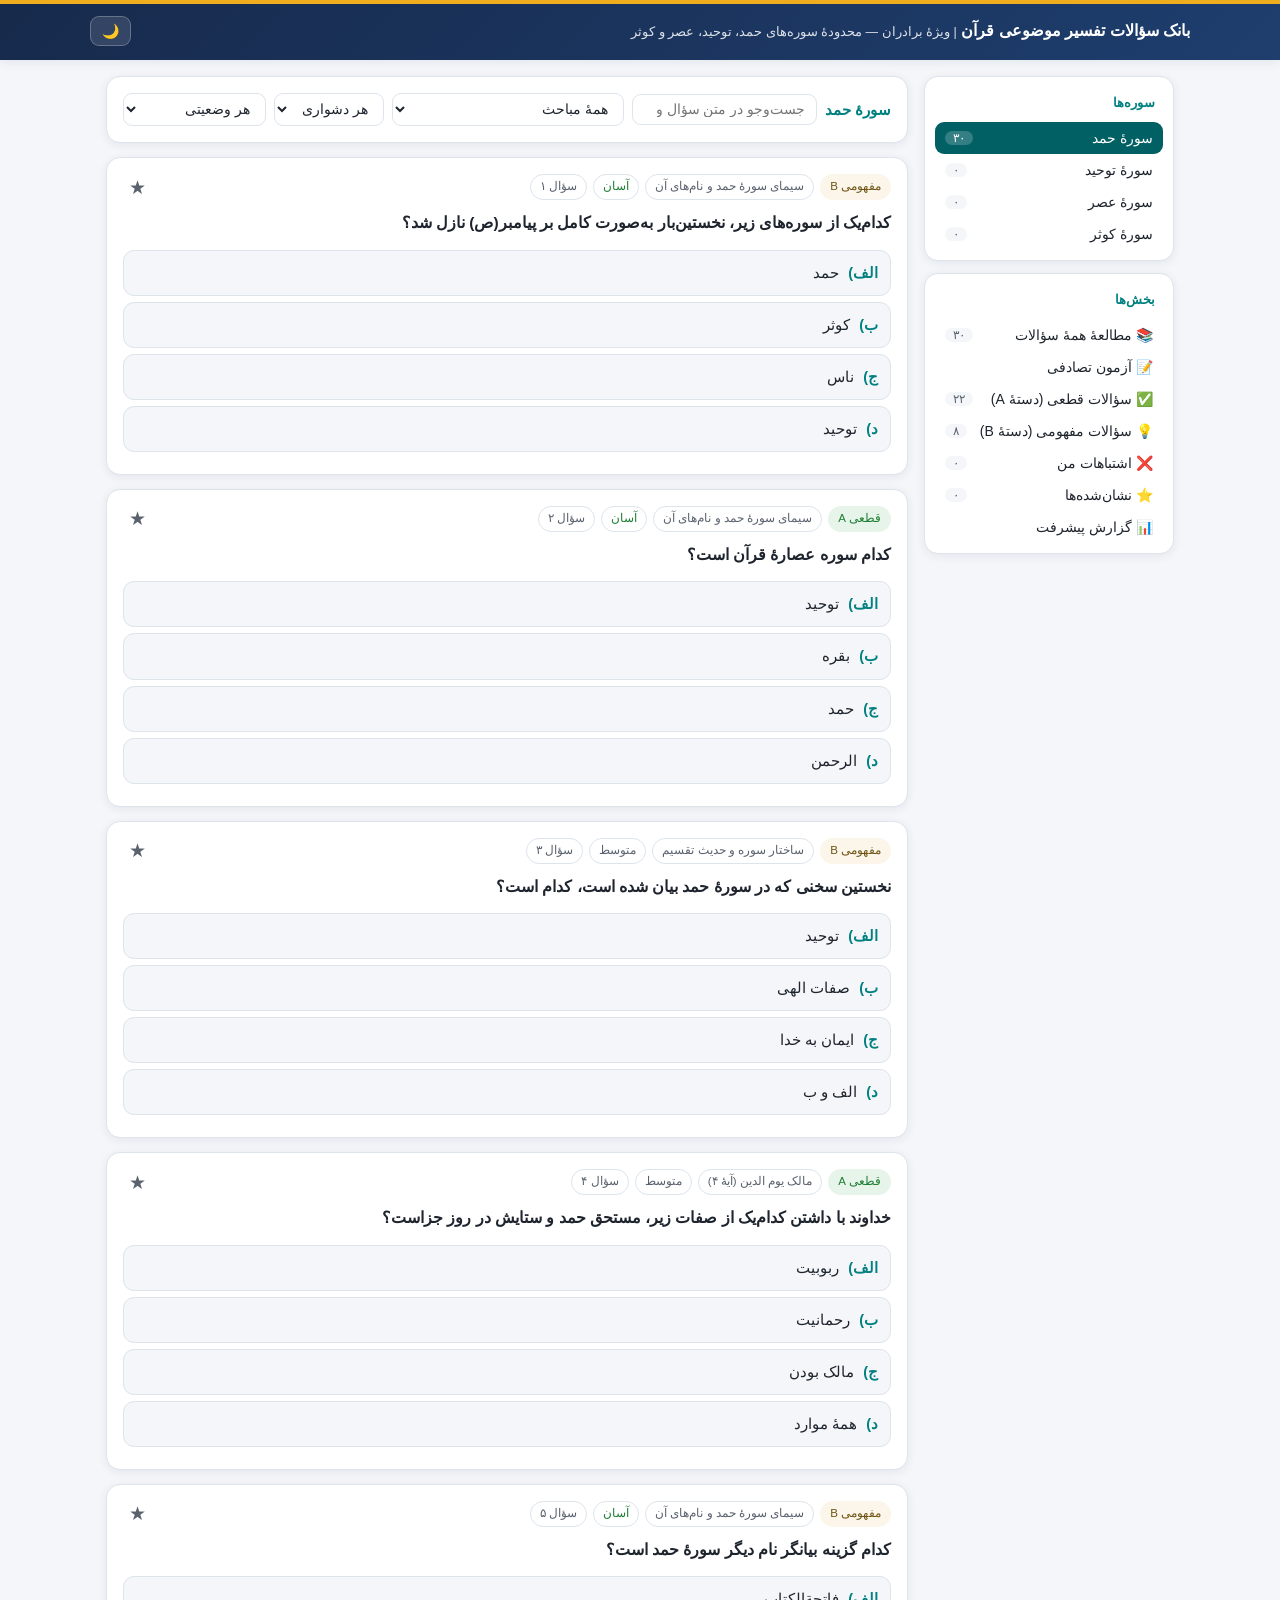
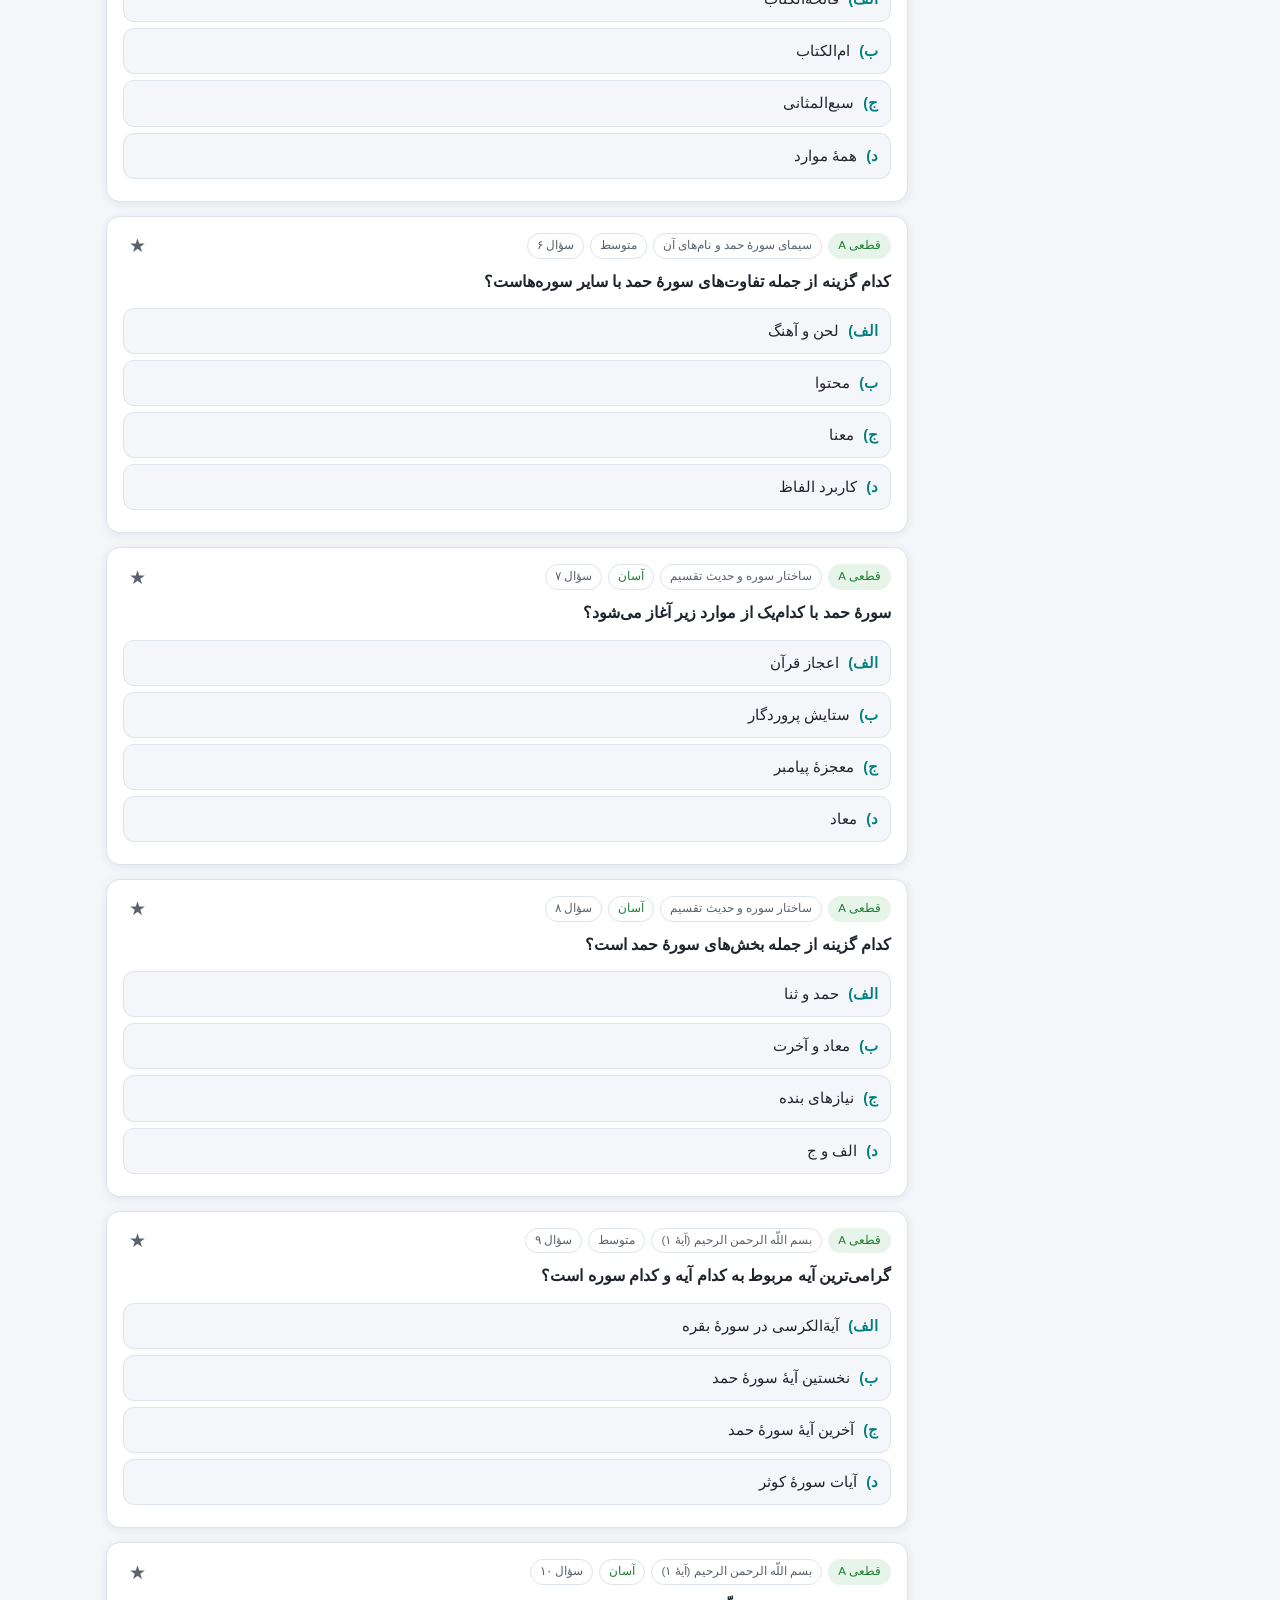
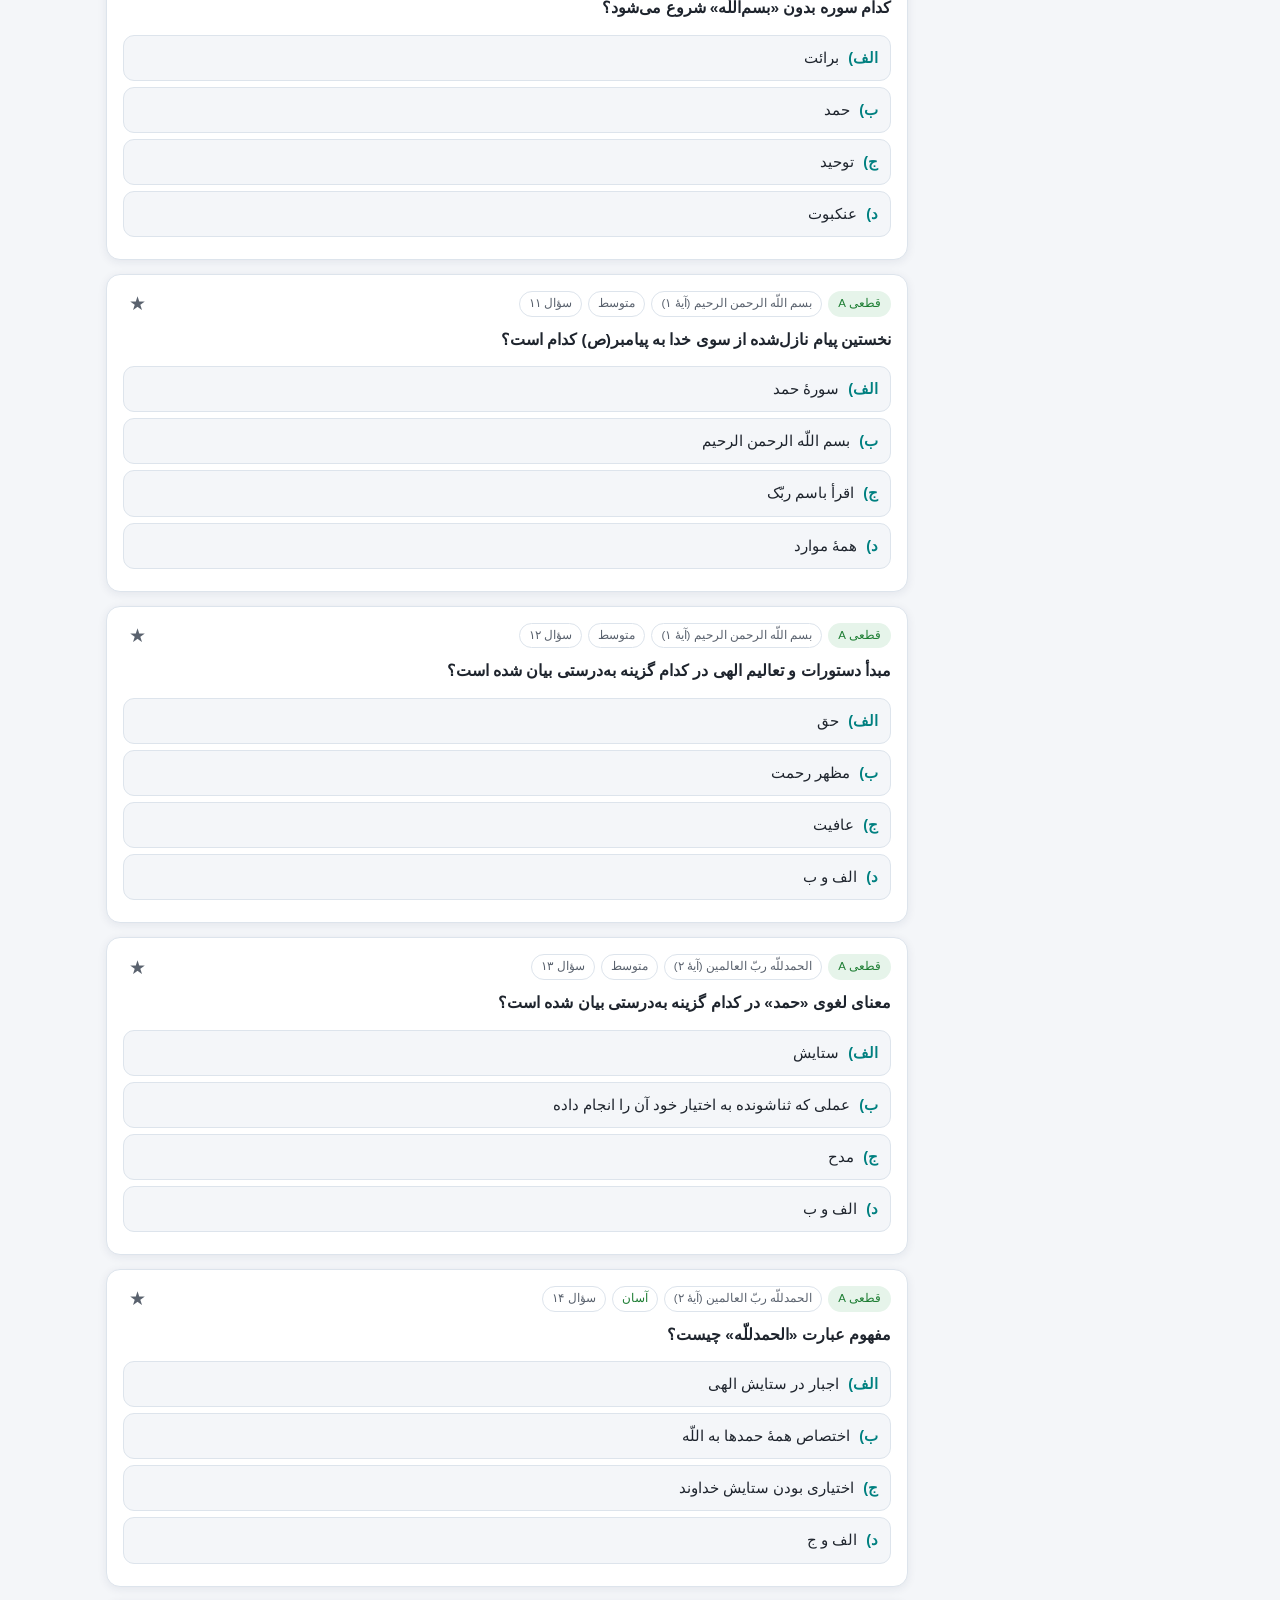
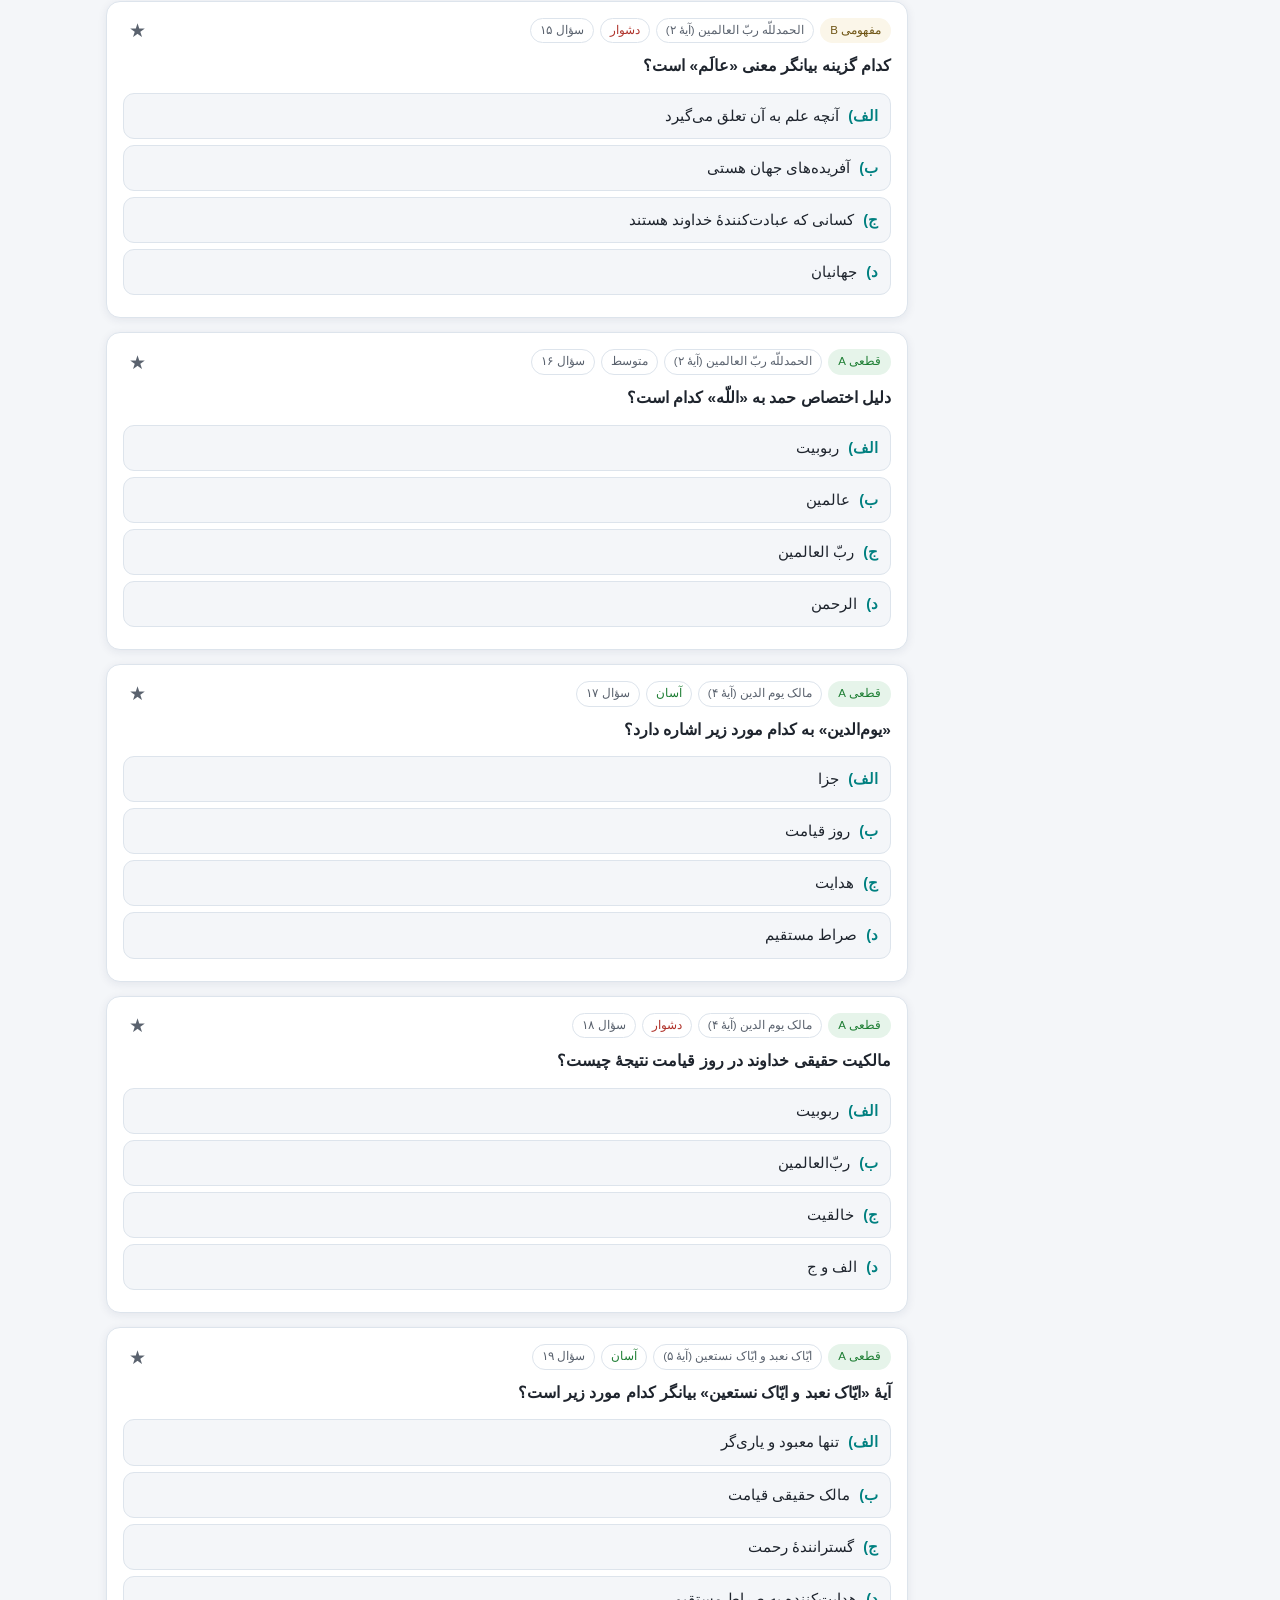
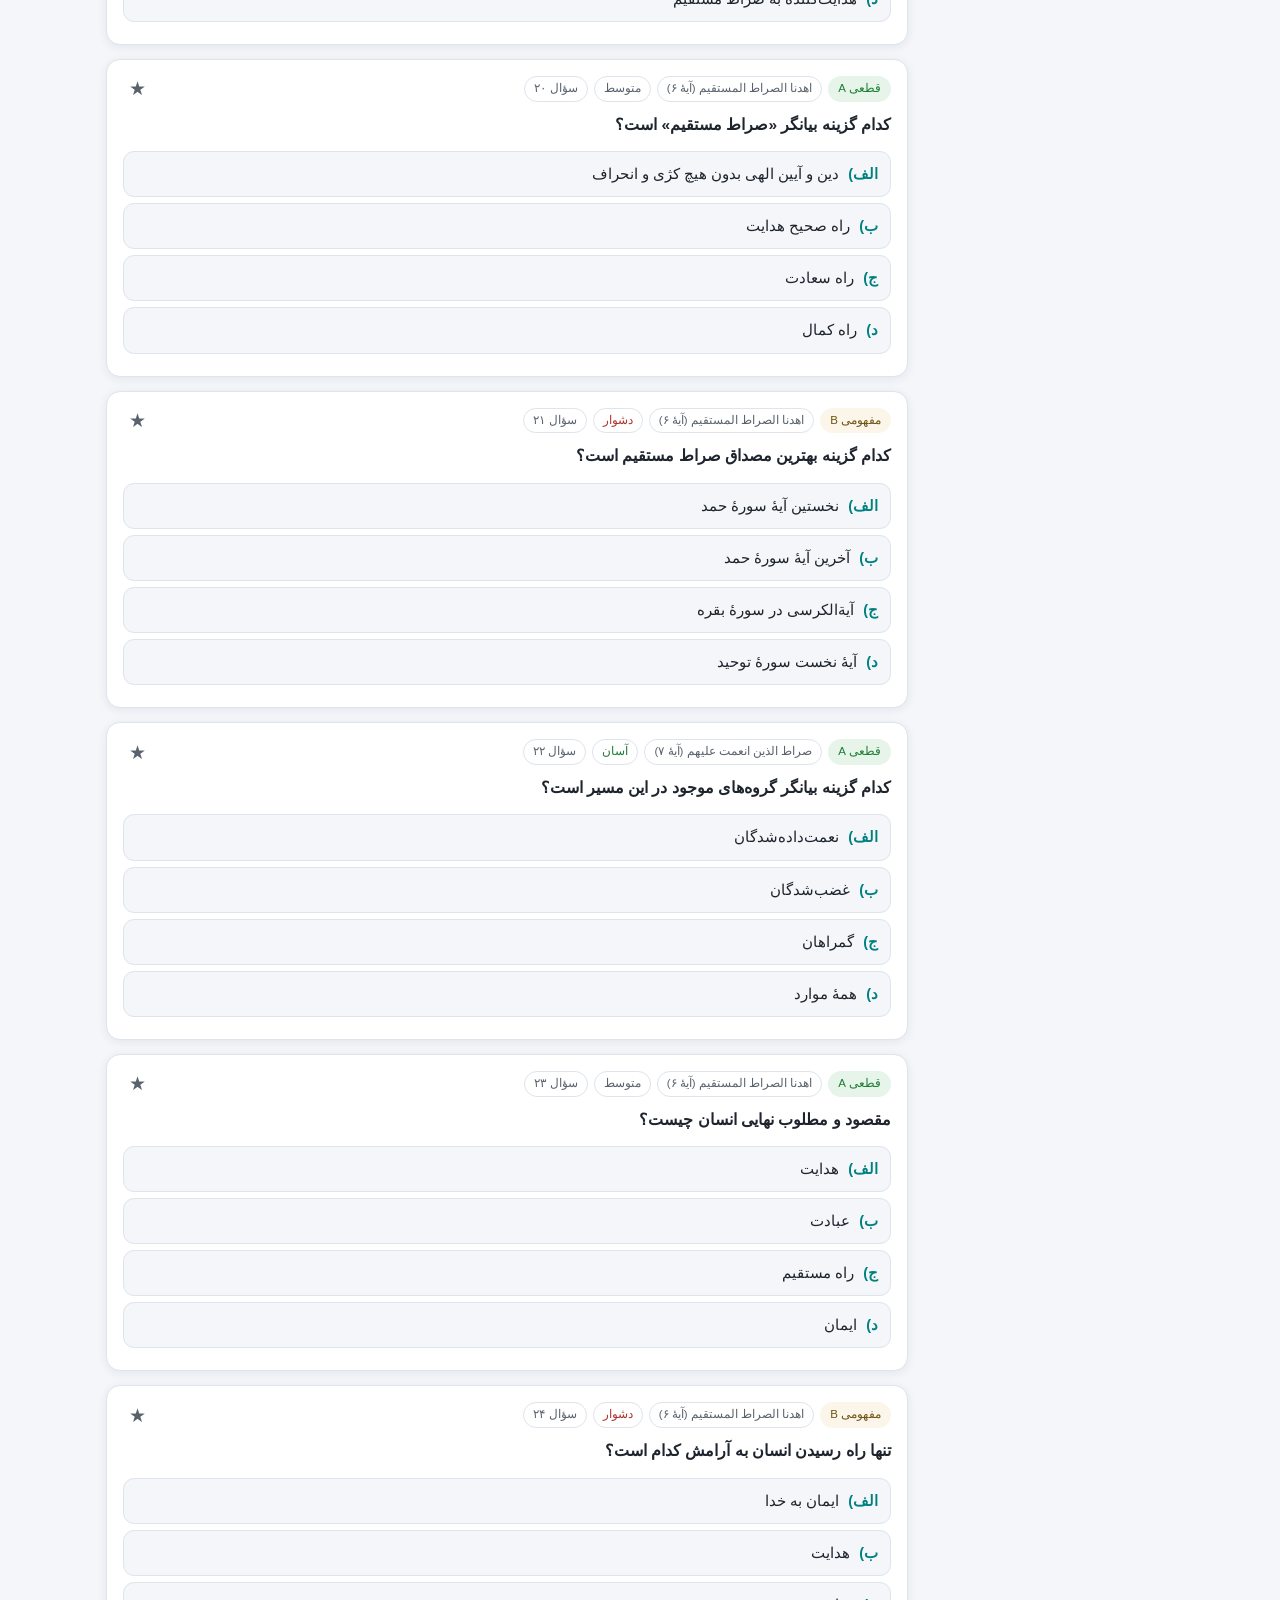
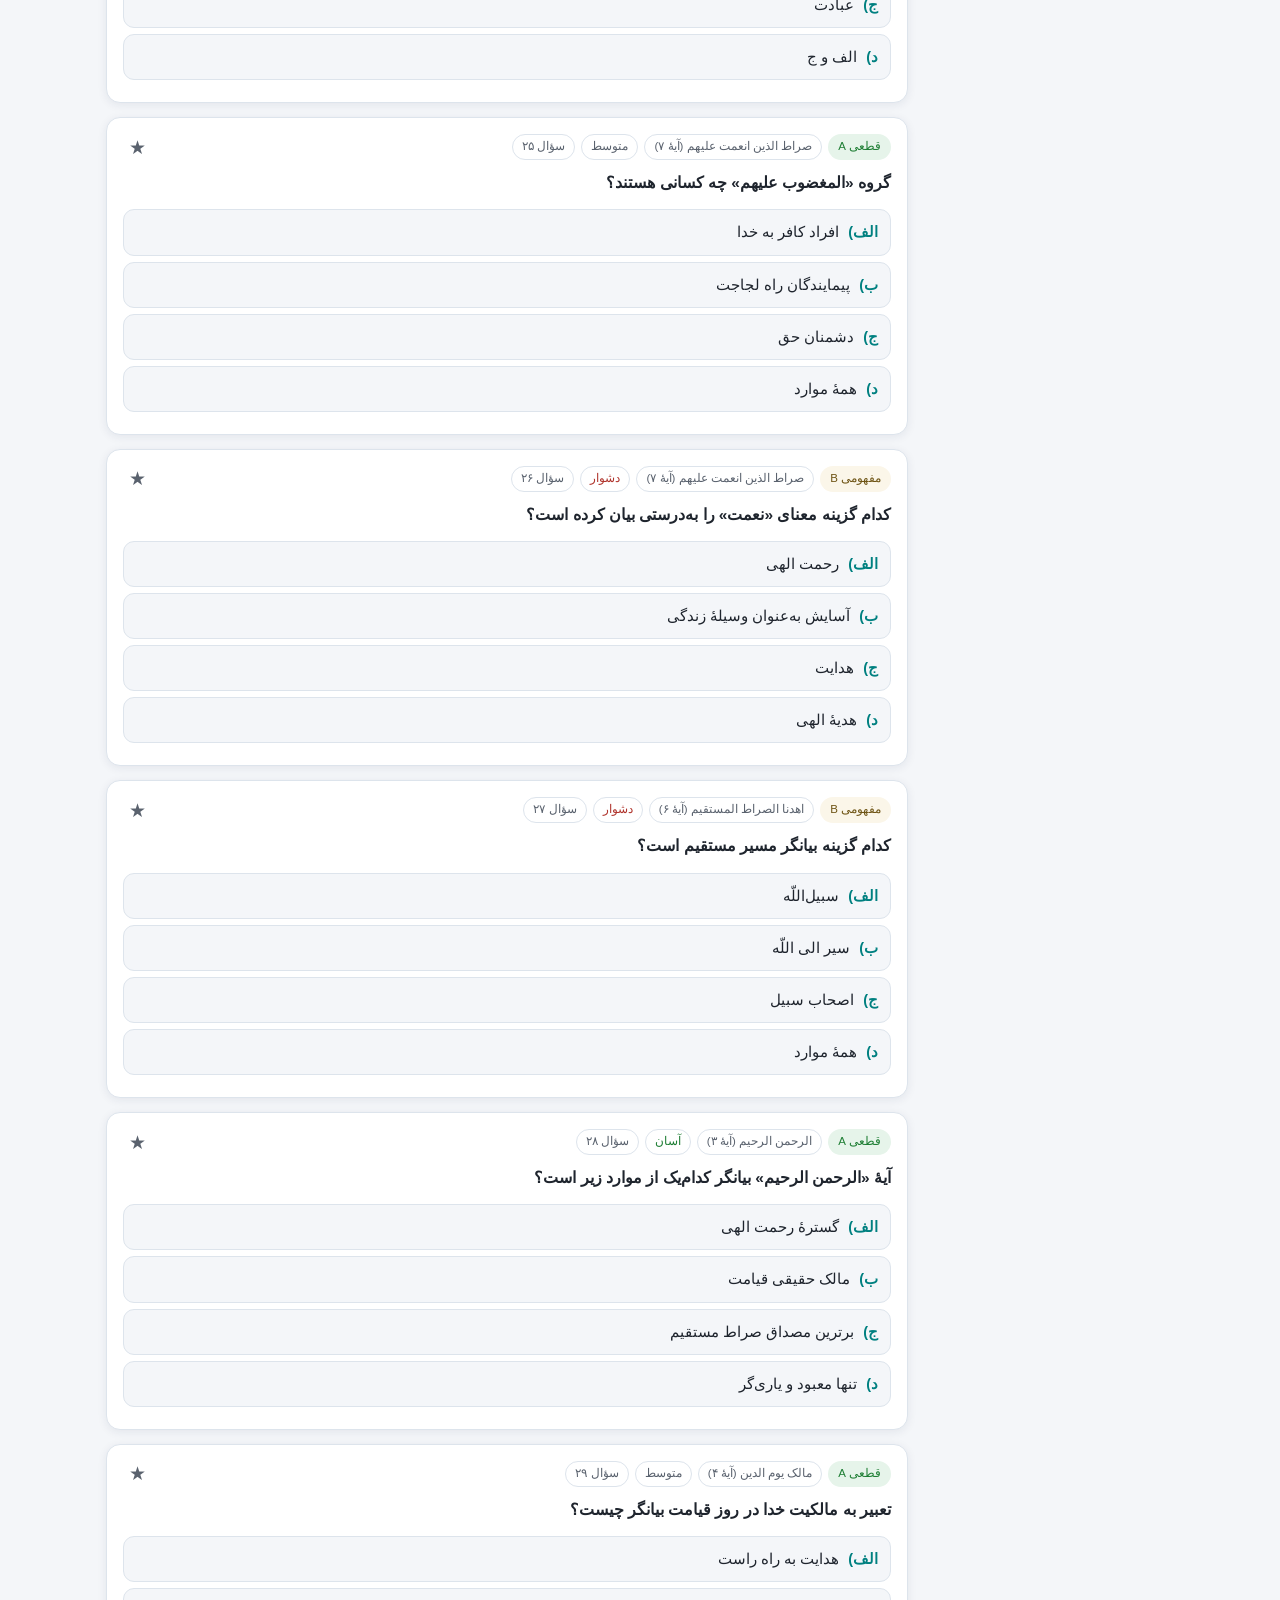
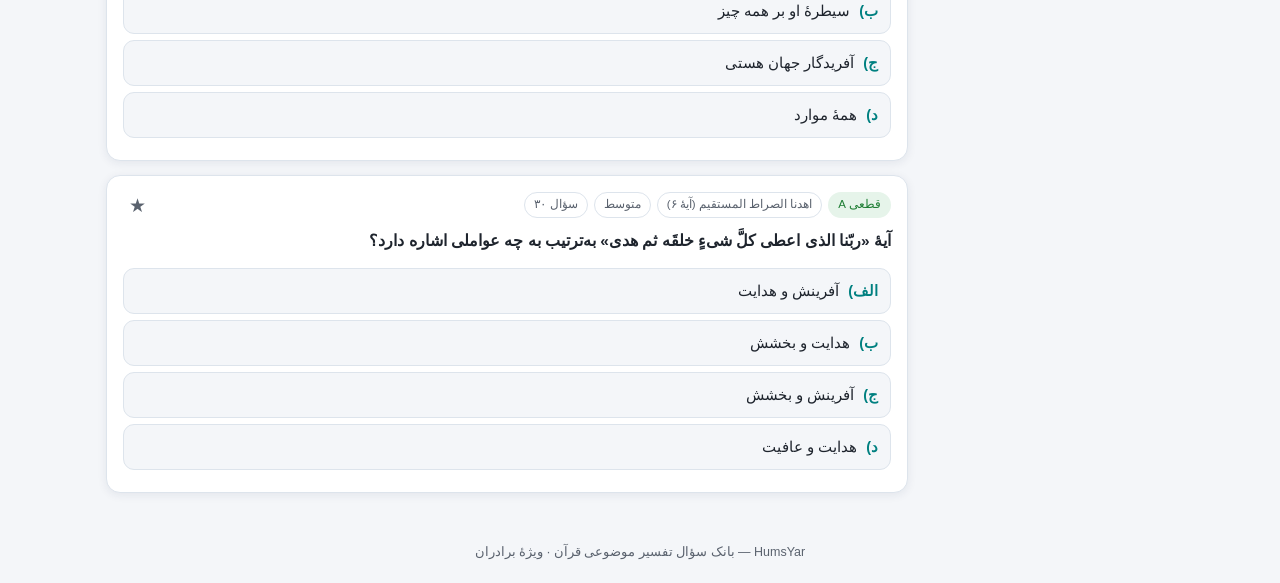
<file: Tafsir-Exam-Project/index.html>
<!DOCTYPE html>
<html lang="fa" dir="rtl">
<head>
<meta charset="UTF-8">
<meta name="viewport" content="width=device-width, initial-scale=1">
<title>بانک سؤالات تفسیر موضوعی قرآن — ویژهٔ برادران | HumsYar</title>
<style>
:root{
  --navy:#172a4c; --navy2:#1e3e6e; --teal:#006064; --teal2:#008080;
  --gold:#f0ad1e; --cream:#fbf6e9; --goldtext:#6e5414;
  --bg:#f4f6f9; --card:#ffffff; --ink:#1e242d; --muted:#5a626e;
  --line:#dde4ec; --ok:#1e7e34; --okbg:#e6f4ea; --bad:#b0342c; --badbg:#fceeec;
  --shadow:0 2px 10px rgba(23,42,76,.08);
}
html[data-theme="dark"]{
  --bg:#0f1624; --card:#19233a; --ink:#e8edf5; --muted:#9aa7bd;
  --line:#2a3a58; --okbg:#143422; --badbg:#3a1b18; --cream:#2a2a1e;
  --goldtext:#e8c565; --shadow:0 2px 10px rgba(0,0,0,.35);
}
*{box-sizing:border-box; -webkit-tap-highlight-color:transparent}
body{margin:0;font-family:"Vazirmatn","Vazir","IRANSans",Tahoma,Arial,sans-serif;
  background:var(--bg);color:var(--ink);font-size:15px;line-height:1.9}
header{background:linear-gradient(135deg,var(--navy),var(--navy2));color:#fff;
  padding:14px 18px;position:sticky;top:0;z-index:50;box-shadow:var(--shadow)}
header .bar{display:flex;align-items:center;gap:10px;max-width:1100px;margin:0 auto}
header h1{font-size:16px;margin:0;flex:1;font-weight:800}
header .gold{height:4px;background:var(--gold);margin:-14px -18px 12px}
.hbtn{background:rgba(255,255,255,.12);border:1px solid rgba(255,255,255,.25);color:#fff;
  border-radius:9px;padding:6px 11px;cursor:pointer;font-family:inherit;font-size:14px}
.hbtn:hover{background:rgba(255,255,255,.22)}
.layout{display:flex;max-width:1100px;margin:0 auto;gap:16px;padding:16px}
nav#side{width:250px;flex-shrink:0}
nav#side .box{background:var(--card);border:1px solid var(--line);border-radius:14px;
  padding:10px;margin-bottom:12px;box-shadow:var(--shadow)}
nav#side h3{font-size:13px;color:var(--teal2);margin:4px 8px 6px}
.navitem{display:flex;align-items:center;gap:8px;width:100%;text-align:right;border:none;
  background:none;color:var(--ink);font-family:inherit;font-size:14px;padding:8px 10px;
  border-radius:9px;cursor:pointer}
.navitem:hover{background:var(--bg)}
.navitem.active{background:var(--teal);color:#fff}
.navitem .cnt{margin-right:auto;background:var(--bg);color:var(--muted);border-radius:99px;
  padding:0 8px;font-size:12px}
.navitem.active .cnt{background:rgba(255,255,255,.2);color:#fff}
main{flex:1;min-width:0}
.card{background:var(--card);border:1px solid var(--line);border-radius:14px;
  padding:16px;margin-bottom:14px;box-shadow:var(--shadow)}
.notice{border-right:4px solid var(--gold);background:var(--cream);color:var(--goldtext);
  border-radius:10px;padding:10px 14px;margin:10px 0;font-size:14px}
.q-head{display:flex;flex-wrap:wrap;gap:6px;align-items:center;margin-bottom:8px}
.badge{font-size:11.5px;border-radius:99px;padding:1px 9px;border:1px solid var(--line);color:var(--muted)}
.badge.catA{background:var(--okbg);color:var(--ok);border-color:transparent}
.badge.catB{background:var(--cream);color:var(--goldtext);border-color:transparent}
.badge.d1{color:var(--ok)} .badge.d3{color:var(--bad)}
.star{margin-right:auto;background:none;border:none;font-size:19px;cursor:pointer;color:var(--muted)}
.star.on{color:var(--gold)}
.qtext{font-weight:700;margin:4px 0 12px;font-size:15.5px}
.opt{display:flex;gap:9px;align-items:flex-start;width:100%;text-align:right;font-family:inherit;
  font-size:14.5px;background:var(--bg);color:var(--ink);border:1.5px solid var(--line);
  border-radius:11px;padding:9px 12px;margin:6px 0;cursor:pointer;transition:.15s;line-height:1.8}
.opt:hover:not(:disabled){border-color:var(--teal2)}
.opt:disabled{cursor:default;opacity:.92}
.opt .k{font-weight:800;color:var(--teal2);flex-shrink:0}
.opt.correct{background:var(--okbg);border-color:var(--ok);color:var(--ok);font-weight:700}
.opt.wrong{background:var(--badbg);border-color:var(--bad);color:var(--bad)}
.opt .mark{margin-right:auto;font-weight:900}
.expl{display:none;margin-top:10px;border-radius:11px;overflow:hidden;border:1px solid var(--line)}
.expl.show{display:block;animation:fad .25s}
@keyframes fad{from{opacity:0;transform:translateY(-4px)}to{opacity:1}}
.expl .head{padding:7px 13px;font-weight:800;font-size:13.5px;color:#fff}
.expl.ok .head{background:var(--ok)} .expl.bad .head{background:var(--bad)}
.expl .body{padding:11px 13px;font-size:13.8px;background:var(--card)}
.expl .row{margin:5px 0}
.expl .lbl{font-weight:800;color:var(--teal2)}
.expl .src{color:var(--muted);font-size:12.5px;border-top:1px dashed var(--line);padding-top:7px;margin-top:8px}
.retry{margin-top:9px;background:none;border:1px solid var(--line);color:var(--muted);
  font-family:inherit;border-radius:9px;padding:4px 12px;cursor:pointer;font-size:12.5px}
.retry:hover{color:var(--teal2);border-color:var(--teal2)}
.toolbar{display:flex;flex-wrap:wrap;gap:8px;align-items:center}
.toolbar input[type=search], .toolbar select{font-family:inherit;font-size:13.5px;
  padding:7px 11px;border-radius:9px;border:1.5px solid var(--line);background:var(--card);color:var(--ink)}
.toolbar input[type=search]{flex:1;min-width:150px}
.btn{background:var(--teal);color:#fff;border:none;font-family:inherit;font-size:14px;
  border-radius:10px;padding:9px 18px;cursor:pointer;font-weight:700}
.btn:hover{background:var(--teal2)}
.btn.gold{background:var(--gold);color:#3c2d05}
.btn.ghost{background:none;border:1.5px solid var(--line);color:var(--muted)}
.statgrid{display:grid;grid-template-columns:repeat(auto-fit,minmax(130px,1fr));gap:10px;margin:12px 0}
.stat{background:var(--bg);border-radius:12px;padding:12px;text-align:center}
.stat b{display:block;font-size:22px;color:var(--teal2)}
.pbar{height:9px;background:var(--bg);border-radius:99px;overflow:hidden;margin:6px 0}
.pbar>div{height:100%;background:linear-gradient(90deg,var(--teal2),var(--gold))}
table.rep{width:100%;border-collapse:collapse;font-size:13px}
table.rep th,table.rep td{border:1px solid var(--line);padding:6px 9px;text-align:right}
table.rep th{background:var(--bg);color:var(--teal2)}
footer{color:var(--muted);text-align:center;font-size:12.5px;padding:18px}
#menuBtn{display:none}
.examset{display:flex;flex-wrap:wrap;gap:12px;align-items:center;margin:8px 0}
.examset label{font-size:13.5px;color:var(--muted)}
.score{font-size:17px;font-weight:800;text-align:center;margin:8px 0}
@media(max-width:820px){
  #menuBtn{display:inline-block}
  nav#side{position:fixed;inset:0 0 0 auto;width:270px;background:var(--bg);z-index:100;
    padding:14px;overflow:auto;transform:translateX(100%);transition:.25s}
  nav#side.open{transform:none;box-shadow:-4px 0 30px rgba(0,0,0,.3)}
  .layout{padding:10px}
}
</style>
</head>
<body>
<header>
  <div class="gold"></div>
  <div class="bar">
    <button id="menuBtn" class="hbtn">☰</button>
    <h1>بانک سؤالات تفسیر موضوعی قرآن <span style="font-weight:400;font-size:12.5px;opacity:.85">| ویژهٔ برادران — محدودهٔ سوره‌های حمد، توحید، عصر و کوثر</span></h1>
    <button id="themeBtn" class="hbtn" title="حالت شب/روز">🌙</button>
  </div>
</header>

<div class="layout">
<nav id="side">
  <div class="box">
    <h3>سوره‌ها</h3>
    <div id="suraNav"></div>
  </div>
  <div class="box">
    <h3>بخش‌ها</h3>
    <div id="secNav"></div>
  </div>
</nav>

<main id="main"></main>
</div>
<footer>HumsYar — بانک سؤال تفسیر موضوعی قرآن · ویژهٔ برادران</footer>

<script id="qdata" type="application/json">{"meta": {"title": "بانک سؤالات تفسیر موضوعی قرآن — ویژهٔ برادران", "version": "1.0", "generated": "2026-10-12", "booklet": "جزوهٔ تفسیر موضوعی قرآن (ویژهٔ برادران)", "scope": ["حمد", "توحید", "عصر", "کوثر"], "suras": [{"name": "حمد", "count": 30, "note": ""}, {"name": "توحید", "count": 0, "note": "برای این سوره فعلاً سؤالی در بانک موجود نیست؛ برای مرور به جزوهٔ تفسیر موضوعی (ویژهٔ برادران) مراجعه کنید."}, {"name": "عصر", "count": 0, "note": "برای این سوره فعلاً سؤالی در بانک موجود نیست؛ برای مرور به جزوهٔ تفسیر موضوعی (ویژهٔ برادران) مراجعه کنید."}, {"name": "کوثر", "count": 0, "note": "برای این سوره فعلاً سؤالی در بانک موجود نیست؛ برای مرور به جزوهٔ تفسیر موضوعی (ویژهٔ برادران) مراجعه کنید."}]}, "questions": [{"id": "HMD-01", "sura": "حمد", "category": "B", "topic": "سیمای سورهٔ حمد و نام‌های آن", "difficulty": "آسان", "question": "کدام‌یک از سوره‌های زیر، نخستین‌بار به‌صورت کامل بر پیامبر(ص) نازل شد؟", "options": [{"key": "الف", "text": "حمد"}, {"key": "ب", "text": "کوثر"}, {"key": "ج", "text": "ناس"}, {"key": "د", "text": "توحید"}], "answer": "الف", "explanation": {"text": "سورهٔ حمد نخستین سوره‌ای است که یک‌جا و کامل بر پیامبر(ص) نازل شد."}}, {"id": "HMD-02", "sura": "حمد", "category": "A", "topic": "سیمای سورهٔ حمد و نام‌های آن", "difficulty": "آسان", "question": "کدام سوره عصارهٔ قرآن است؟", "options": [{"key": "الف", "text": "توحید"}, {"key": "ب", "text": "بقره"}, {"key": "ج", "text": "حمد"}, {"key": "د", "text": "الرحمن"}], "answer": "ج", "explanation": {"text": "سورهٔ حمد اساس و عصارهٔ قرآن است؛ به نقل ابن‌عباس، «حمد، اساس قرآن است»."}}, {"id": "HMD-03", "sura": "حمد", "category": "B", "topic": "ساختار سوره و حدیث تقسیم", "difficulty": "متوسط", "question": "نخستین سخنی که در سورهٔ حمد بیان شده است، کدام است؟", "options": [{"key": "الف", "text": "توحید"}, {"key": "ب", "text": "صفات الهی"}, {"key": "ج", "text": "ایمان به خدا"}, {"key": "د", "text": "الف و ب"}], "answer": "د", "explanation": {"text": "سوره با «بسم‌اللّه» و «الحمدللّه ربّ العالمین» آغاز می‌شود که بیانگر توحید و صفات الهی است."}}, {"id": "HMD-04", "sura": "حمد", "category": "A", "topic": "مالک یوم الدین (آیهٔ ۴)", "difficulty": "متوسط", "question": "خداوند با داشتن کدام‌یک از صفات زیر، مستحق حمد و ستایش در روز جزاست؟", "options": [{"key": "الف", "text": "ربوبیت"}, {"key": "ب", "text": "رحمانیت"}, {"key": "ج", "text": "مالک بودن"}, {"key": "د", "text": "همهٔ موارد"}], "answer": "د", "explanation": {"text": "خداوند از جهات مختلف شایستهٔ ستایش است: ربوبیت (ربّ العالمین)، رحمت (الرحمن الرحیم) و مالکیت روز جزا (مالک یوم الدین)."}}, {"id": "HMD-05", "sura": "حمد", "category": "B", "topic": "سیمای سورهٔ حمد و نام‌های آن", "difficulty": "آسان", "question": "کدام گزینه بیانگر نام دیگر سورهٔ حمد است؟", "options": [{"key": "الف", "text": "فاتحةالکتاب"}, {"key": "ب", "text": "ام‌الکتاب"}, {"key": "ج", "text": "سبع‌المثانی"}, {"key": "د", "text": "همهٔ موارد"}], "answer": "د", "explanation": {"text": "سورهٔ حمد سه نام مشهور دارد: فاتحةالکتاب، ام‌الکتاب و سبع‌المثانی."}}, {"id": "HMD-06", "sura": "حمد", "category": "A", "topic": "سیمای سورهٔ حمد و نام‌های آن", "difficulty": "متوسط", "question": "کدام گزینه از جمله تفاوت‌های سورهٔ حمد با سایر سوره‌هاست؟", "options": [{"key": "الف", "text": "لحن و آهنگ"}, {"key": "ب", "text": "محتوا"}, {"key": "ج", "text": "معنا"}, {"key": "د", "text": "کاربرد الفاظ"}], "answer": "الف", "explanation": {"text": "تفاوت اصلی سورهٔ حمد در لحن آن است؛ این سوره کلام خداست اما به نیابت از بنده و با لحن دعا و عبودیت بیان می‌شود و در قرآن سوره‌ای نظیر آن نیست."}}, {"id": "HMD-07", "sura": "حمد", "category": "A", "topic": "ساختار سوره و حدیث تقسیم", "difficulty": "آسان", "question": "سورهٔ حمد با کدام‌یک از موارد زیر آغاز می‌شود؟", "options": [{"key": "الف", "text": "اعجاز قرآن"}, {"key": "ب", "text": "ستایش پروردگار"}, {"key": "ج", "text": "معجزهٔ پیامبر"}, {"key": "د", "text": "معاد"}], "answer": "ب", "explanation": {"text": "سورهٔ حمد با ستایش پروردگار آغاز می‌شود؛ اول سوره ثناست، سپس ارتباط («ایّاک نعبد») و سپس دعا."}}, {"id": "HMD-08", "sura": "حمد", "category": "A", "topic": "ساختار سوره و حدیث تقسیم", "difficulty": "آسان", "question": "کدام گزینه از جمله بخش‌های سورهٔ حمد است؟", "options": [{"key": "الف", "text": "حمد و ثنا"}, {"key": "ب", "text": "معاد و آخرت"}, {"key": "ج", "text": "نیازهای بنده"}, {"key": "د", "text": "الف و ج"}], "answer": "د", "explanation": {"text": "سوره میان خدا و بنده تقسیم شده است: نیمی حمد و ثنای الهی و نیمی خواسته‌ها و نیازهای بنده."}}, {"id": "HMD-09", "sura": "حمد", "category": "A", "topic": "بسم اللّه الرحمن الرحیم (آیهٔ ۱)", "difficulty": "متوسط", "question": "گرامی‌ترین آیه مربوط به کدام آیه و کدام سوره است؟", "options": [{"key": "الف", "text": "آیةالکرسی در سورهٔ بقره"}, {"key": "ب", "text": "نخستین آیهٔ سورهٔ حمد"}, {"key": "ج", "text": "آخرین آیهٔ سورهٔ حمد"}, {"key": "د", "text": "آیات سورهٔ کوثر"}], "answer": "ب", "explanation": {"text": "گرامی‌ترین آیه، «بسم اللّه الرحمن الرحیم» یعنی نخستین آیهٔ سورهٔ حمد است."}}, {"id": "HMD-10", "sura": "حمد", "category": "A", "topic": "بسم اللّه الرحمن الرحیم (آیهٔ ۱)", "difficulty": "آسان", "question": "کدام سوره بدون «بسم‌اللّه» شروع می‌شود؟", "options": [{"key": "الف", "text": "برائت"}, {"key": "ب", "text": "حمد"}, {"key": "ج", "text": "توحید"}, {"key": "د", "text": "عنکبوت"}], "answer": "الف", "explanation": {"text": "تنها سورهٔ برائت (توبه) بدون بسم‌اللّه آغاز می‌شود؛ زیرا بسم‌اللّه کلمهٔ امان و رحمت است و با اعلام برائت از مشرکان سازگار نیست."}}, {"id": "HMD-11", "sura": "حمد", "category": "A", "topic": "بسم اللّه الرحمن الرحیم (آیهٔ ۱)", "difficulty": "متوسط", "question": "نخستین پیام نازل‌شده از سوی خدا به پیامبر(ص) کدام است؟", "options": [{"key": "الف", "text": "سورهٔ حمد"}, {"key": "ب", "text": "بسم اللّه الرحمن الرحیم"}, {"key": "ج", "text": "اقرأ باسم ربّک"}, {"key": "د", "text": "همهٔ موارد"}], "answer": "ج", "explanation": {"text": "نخستین پیام وحی، «اقرأ باسم ربّک» بود؛ رسالت پیامبر(ص) با نام خدا آغاز شد."}}, {"id": "HMD-12", "sura": "حمد", "category": "A", "topic": "بسم اللّه الرحمن الرحیم (آیهٔ ۱)", "difficulty": "متوسط", "question": "مبدأ دستورات و تعالیم الهی در کدام گزینه به‌درستی بیان شده است؟", "options": [{"key": "الف", "text": "حق"}, {"key": "ب", "text": "مظهر رحمت"}, {"key": "ج", "text": "عافیت"}, {"key": "د", "text": "الف و ب"}], "answer": "د", "explanation": {"text": "آمدن بسم‌اللّه در آغاز سوره نشان می‌دهد که دستورات و تعالیم الهی از مبدأ حق و مظهر رحمت نازل شده است."}}, {"id": "HMD-13", "sura": "حمد", "category": "A", "topic": "الحمدللّه ربّ العالمین (آیهٔ ۲)", "difficulty": "متوسط", "question": "معنای لغوی «حمد» در کدام گزینه به‌درستی بیان شده است؟", "options": [{"key": "الف", "text": "ستایش"}, {"key": "ب", "text": "عملی که ثناشونده به اختیار خود آن را انجام داده"}, {"key": "ج", "text": "مدح"}, {"key": "د", "text": "الف و ب"}], "answer": "د", "explanation": {"text": "حمد یعنی ستایش در برابر کار نیکِ اختیاری؛ مفهومی ترکیبی از مدح و شکر."}}, {"id": "HMD-14", "sura": "حمد", "category": "A", "topic": "الحمدللّه ربّ العالمین (آیهٔ ۲)", "difficulty": "آسان", "question": "مفهوم عبارت «الحمدللّه» چیست؟", "options": [{"key": "الف", "text": "اجبار در ستایش الهی"}, {"key": "ب", "text": "اختصاص همهٔ حمدها به اللّه"}, {"key": "ج", "text": "اختیاری بودن ستایش خداوند"}, {"key": "د", "text": "الف و ج"}], "answer": "ب", "explanation": {"text": "الف و لام «الحمد» به معنای جنس و تمامِ ستایش است؛ یعنی همهٔ حمدها مخصوص خداست."}}, {"id": "HMD-15", "sura": "حمد", "category": "B", "topic": "الحمدللّه ربّ العالمین (آیهٔ ۲)", "difficulty": "دشوار", "question": "کدام گزینه بیانگر معنی «عالَم» است؟", "options": [{"key": "الف", "text": "آنچه علم به آن تعلق می‌گیرد"}, {"key": "ب", "text": "آفریده‌های جهان هستی"}, {"key": "ج", "text": "کسانی که عبادت‌کنندهٔ خداوند هستند"}, {"key": "د", "text": "جهانیان"}], "answer": "الف", "explanation": {"text": "«عالَم» از ریشهٔ علم، به معنای چیزی است که به آن علم تعلق می‌گیرد."}}, {"id": "HMD-16", "sura": "حمد", "category": "A", "topic": "الحمدللّه ربّ العالمین (آیهٔ ۲)", "difficulty": "متوسط", "question": "دلیل اختصاص حمد به «اللّه» کدام است؟", "options": [{"key": "الف", "text": "ربوبیت"}, {"key": "ب", "text": "عالمین"}, {"key": "ج", "text": "ربّ العالمین"}, {"key": "د", "text": "الرحمن"}], "answer": "ج", "explanation": {"text": "دلیل اختصاص حمد به خدا در خود آیه آمده است: «ربّ العالمین» — پروردگاریِ او بر همهٔ جهانیان."}}, {"id": "HMD-17", "sura": "حمد", "category": "A", "topic": "مالک یوم الدین (آیهٔ ۴)", "difficulty": "آسان", "question": "«یوم‌الدین» به کدام مورد زیر اشاره دارد؟", "options": [{"key": "الف", "text": "جزا"}, {"key": "ب", "text": "روز قیامت"}, {"key": "ج", "text": "هدایت"}, {"key": "د", "text": "صراط مستقیم"}], "answer": "ب", "explanation": {"text": "«یوم‌الدین» در قرآن به معنای روز قیامت است؛ روز کیفر و پاداش."}}, {"id": "HMD-18", "sura": "حمد", "category": "A", "topic": "مالک یوم الدین (آیهٔ ۴)", "difficulty": "دشوار", "question": "مالکیت حقیقی خداوند در روز قیامت نتیجهٔ چیست؟", "options": [{"key": "الف", "text": "ربوبیت"}, {"key": "ب", "text": "ربّ‌العالمین"}, {"key": "ج", "text": "خالقیت"}, {"key": "د", "text": "الف و ج"}], "answer": "د", "explanation": {"text": "مالکیت حقیقی خداوند از ربوبیت و خالقیت او سرچشمه می‌گیرد؛ هم آفرینش از اوست و هم تدبیر و پرورش."}}, {"id": "HMD-19", "sura": "حمد", "category": "A", "topic": "ایّاک نعبد و ایّاک نستعین (آیهٔ ۵)", "difficulty": "آسان", "question": "آیهٔ «ایّاک نعبد و ایّاک نستعین» بیانگر کدام مورد زیر است؟", "options": [{"key": "الف", "text": "تنها معبود و یاری‌گر"}, {"key": "ب", "text": "مالک حقیقی قیامت"}, {"key": "ج", "text": "گسترانندهٔ رحمت"}, {"key": "د", "text": "هدایت‌کننده به صراط مستقیم"}], "answer": "الف", "explanation": {"text": "یعنی تنها تو را می‌پرستیم و تنها از تو یاری می‌جوییم؛ خداوند تنها معبود و تنها یاری‌گر است."}}, {"id": "HMD-20", "sura": "حمد", "category": "A", "topic": "اهدنا الصراط المستقیم (آیهٔ ۶)", "difficulty": "متوسط", "question": "کدام گزینه بیانگر «صراط مستقیم» است؟", "options": [{"key": "الف", "text": "دین و آیین الهی بدون هیچ کژی و انحراف"}, {"key": "ب", "text": "راه صحیح هدایت"}, {"key": "ج", "text": "راه سعادت"}, {"key": "د", "text": "راه کمال"}], "answer": "الف", "explanation": {"text": "صراط مستقیم، دین و آیین پابرجای الهی بدون هیچ کژی و انحراف است: «دیناً قِیَماً»."}}, {"id": "HMD-21", "sura": "حمد", "category": "B", "topic": "اهدنا الصراط المستقیم (آیهٔ ۶)", "difficulty": "دشوار", "question": "کدام گزینه بهترین مصداق صراط مستقیم است؟", "options": [{"key": "الف", "text": "نخستین آیهٔ سورهٔ حمد"}, {"key": "ب", "text": "آخرین آیهٔ سورهٔ حمد"}, {"key": "ج", "text": "آیةالکرسی در سورهٔ بقره"}, {"key": "د", "text": "آیهٔ نخست سورهٔ توحید"}], "answer": "ب", "explanation": {"text": "بهترین مصداق صراط مستقیم در آخرین آیهٔ سوره معرفی شده است: راه نعمت‌یافتگان (انبیا، صدّیقین، شهدا و صالحین)."}}, {"id": "HMD-22", "sura": "حمد", "category": "A", "topic": "صراط الذین انعمت علیهم (آیهٔ ۷)", "difficulty": "آسان", "question": "کدام گزینه بیانگر گروه‌های موجود در این مسیر است؟", "options": [{"key": "الف", "text": "نعمت‌داده‌شدگان"}, {"key": "ب", "text": "غضب‌شدگان"}, {"key": "ج", "text": "گمراهان"}, {"key": "د", "text": "همهٔ موارد"}], "answer": "د", "explanation": {"text": "آیهٔ پایانی سوره مردم را سه گروه می‌کند: نعمت‌داده‌شدگان، غضب‌شدگان و گمراهان."}}, {"id": "HMD-23", "sura": "حمد", "category": "A", "topic": "اهدنا الصراط المستقیم (آیهٔ ۶)", "difficulty": "متوسط", "question": "مقصود و مطلوب نهایی انسان چیست؟", "options": [{"key": "الف", "text": "هدایت"}, {"key": "ب", "text": "عبادت"}, {"key": "ج", "text": "راه مستقیم"}, {"key": "د", "text": "ایمان"}], "answer": "ج", "explanation": {"text": "درخواست هدایت به راه مستقیم، مهم‌ترین و نهایی‌ترین خواستهٔ انسان یکتاپرست است."}}, {"id": "HMD-24", "sura": "حمد", "category": "B", "topic": "اهدنا الصراط المستقیم (آیهٔ ۶)", "difficulty": "دشوار", "question": "تنها راه رسیدن انسان به آرامش کدام است؟", "options": [{"key": "الف", "text": "ایمان به خدا"}, {"key": "ب", "text": "هدایت"}, {"key": "ج", "text": "عبادت"}, {"key": "د", "text": "الف و ج"}], "answer": "ب", "explanation": {"text": "آرامش حقیقی انسان تنها در پرتو هدایت الهی به دست می‌آید."}}, {"id": "HMD-25", "sura": "حمد", "category": "A", "topic": "صراط الذین انعمت علیهم (آیهٔ ۷)", "difficulty": "متوسط", "question": "گروه «المغضوب علیهم» چه کسانی هستند؟", "options": [{"key": "الف", "text": "افراد کافر به خدا"}, {"key": "ب", "text": "پیمایندگان راه لجاجت"}, {"key": "ج", "text": "دشمنان حق"}, {"key": "د", "text": "همهٔ موارد"}], "answer": "د", "explanation": {"text": "مغضوبان کسانی‌اند که از سر کفر، لجاجت و دشمنی با حق دچار غضب الهی شدند؛ مانند فرعون، قارون و ابولهب."}}, {"id": "HMD-26", "sura": "حمد", "category": "B", "topic": "صراط الذین انعمت علیهم (آیهٔ ۷)", "difficulty": "دشوار", "question": "کدام گزینه معنای «نعمت» را به‌درستی بیان کرده است؟", "options": [{"key": "الف", "text": "رحمت الهی"}, {"key": "ب", "text": "آسایش به‌عنوان وسیلهٔ زندگی"}, {"key": "ج", "text": "هدایت"}, {"key": "د", "text": "هدیهٔ الهی"}], "answer": "ب", "explanation": {"text": "معنای لغوی نعمت، آسایش و آنچه وسیلهٔ زندگیِ خوش است می‌باشد."}}, {"id": "HMD-27", "sura": "حمد", "category": "B", "topic": "اهدنا الصراط المستقیم (آیهٔ ۶)", "difficulty": "دشوار", "question": "کدام گزینه بیانگر مسیر مستقیم است؟", "options": [{"key": "الف", "text": "سبیل‌اللّه"}, {"key": "ب", "text": "سیر الی اللّه"}, {"key": "ج", "text": "اصحاب سبیل"}, {"key": "د", "text": "همهٔ موارد"}], "answer": "ب", "explanation": {"text": "مسیر مستقیم همان «سیر الی اللّه» یعنی حرکت به سوی خداست."}}, {"id": "HMD-28", "sura": "حمد", "category": "A", "topic": "الرحمن الرحیم (آیهٔ ۳)", "difficulty": "آسان", "question": "آیهٔ «الرحمن الرحیم» بیانگر کدام‌یک از موارد زیر است؟", "options": [{"key": "الف", "text": "گسترهٔ رحمت الهی"}, {"key": "ب", "text": "مالک حقیقی قیامت"}, {"key": "ج", "text": "برترین مصداق صراط مستقیم"}, {"key": "د", "text": "تنها معبود و یاری‌گر"}], "answer": "الف", "explanation": {"text": "«الرحمن الرحیم» بیانگر گستره و فراگیری رحمت خداوند است که بر همه چیز سایه گسترده است."}}, {"id": "HMD-29", "sura": "حمد", "category": "A", "topic": "مالک یوم الدین (آیهٔ ۴)", "difficulty": "متوسط", "question": "تعبیر به مالکیت خدا در روز قیامت بیانگر چیست؟", "options": [{"key": "الف", "text": "هدایت به راه راست"}, {"key": "ب", "text": "سیطرهٔ او بر همه چیز"}, {"key": "ج", "text": "آفریدگار جهان هستی"}, {"key": "د", "text": "همهٔ موارد"}], "answer": "ب", "explanation": {"text": "مالکیت خدا حقیقی و همراه با احاطه و سلطنت بر همه چیز است؛ در آن روز حکم و فرمان تنها با خداست."}}, {"id": "HMD-30", "sura": "حمد", "category": "A", "topic": "اهدنا الصراط المستقیم (آیهٔ ۶)", "difficulty": "متوسط", "question": "آیهٔ «ربّنا الذی اعطی کلَّ شیءٍ خلقَه ثم هدی» به‌ترتیب به چه عواملی اشاره دارد؟", "options": [{"key": "الف", "text": "آفرینش و هدایت"}, {"key": "ب", "text": "هدایت و بخشش"}, {"key": "ج", "text": "آفرینش و بخشش"}, {"key": "د", "text": "هدایت و عافیت"}], "answer": "الف", "explanation": {"text": "«اعطی کلَّ شیءٍ خلقَه» به آفرینش و «ثم هدی» به هدایت اشاره دارد."}}]}</script>
<script>
"use strict";
const DATA = JSON.parse(document.getElementById('qdata').textContent);
const QS = DATA.questions;
const byId = Object.fromEntries(QS.map(q=>[q.id,q]));
const LSKEY='hy_quizbank_v1';
let store = {}; try{ store = JSON.parse(localStorage.getItem(LSKEY))||{}; }catch(e){ store={}; }
store.answers = store.answers||{};   // id -> {picked, ok}
store.marks = store.marks||[];
store.theme = store.theme||'light';
function save(){ try{ localStorage.setItem(LSKEY, JSON.stringify(store)); }catch(e){} }

/* ---------- theme ---------- */
const themeBtn=document.getElementById('themeBtn');
function applyTheme(){ document.documentElement.dataset.theme=store.theme;
  themeBtn.textContent = store.theme==='dark'?'☀️':'🌙'; }
themeBtn.onclick=()=>{ store.theme=store.theme==='dark'?'light':'dark'; save(); applyTheme(); };
applyTheme();

/* ---------- nav ---------- */
const side=document.getElementById('side');
document.getElementById('menuBtn').onclick=()=>side.classList.toggle('open');
const SECTIONS=[
  {id:'all',   t:'📚 مطالعهٔ همهٔ سؤالات', f:()=>QS},
  {id:'exam',  t:'📝 آزمون تصادفی', f:null},
  {id:'catA',  t:'✅ سؤالات قطعی (دستهٔ A)', f:()=>QS.filter(q=>q.category==='A')},
  {id:'catB',  t:'💡 سؤالات مفهومی (دستهٔ B)', f:()=>QS.filter(q=>q.category==='B')},
  {id:'wrong', t:'❌ اشتباهات من', f:()=>QS.filter(q=>store.answers[q.id] && !store.answers[q.id].ok)},
  {id:'mark',  t:'⭐ نشان‌شده‌ها', f:()=>QS.filter(q=>store.marks.includes(q.id))},
  {id:'prog',  t:'📊 گزارش پیشرفت', f:null},
];
let current={type:'sura', key:'حمد'};
function drawNav(){
  const sn=document.getElementById('suraNav'); sn.innerHTML='';
  DATA.meta.suras.forEach(s=>{
    const b=document.createElement('button'); b.className='navitem';
    if(current.type==='sura'&&current.key===s.name) b.classList.add('active');
    b.innerHTML=`سورهٔ ${s.name} <span class="cnt">${fa(s.count)}</span>`;
    b.onclick=()=>{ current={type:'sura',key:s.name}; render(); };
    sn.appendChild(b);
  });
  const cn=document.getElementById('secNav'); cn.innerHTML='';
  SECTIONS.forEach(s=>{
    const b=document.createElement('button'); b.className='navitem';
    if(current.type==='sec'&&current.key===s.id) b.classList.add('active');
    const n = s.f? s.f().length : null;
    b.innerHTML=`${s.t} ${n!==null?`<span class="cnt">${fa(n)}</span>`:''}`;
    b.onclick=()=>{ current={type:'sec',key:s.id}; render(); };
    cn.appendChild(b);
  });
}
function fa(n){ return String(n).replace(/\d/g,d=>'۰۱۲۳۴۵۶۷۸۹'[d]); }

/* ---------- question card ---------- */
function qCard(q, opts){
  opts=opts||{};
  const card=document.createElement('div'); card.className='card'; card.dataset.qid=q.id;
  const st=store.answers[q.id];
  const head=document.createElement('div'); head.className='q-head';
  head.innerHTML=
    `<span class="badge ${q.category==='A'?'catA':'catB'}">${q.category==='A'?'قطعی A':'مفهومی B'}</span>`+
    `<span class="badge">${q.topic}</span>`+
    `<span class="badge ${q.difficulty==='آسان'?'d1':q.difficulty==='دشوار'?'d3':''}">${q.difficulty}</span>`+
    (opts.num?`<span class="badge">سؤال ${fa(opts.num)}</span>`:'');
  const star=document.createElement('button'); star.className='star'+(store.marks.includes(q.id)?' on':'');
  star.textContent='★'; star.title='نشان کردن';
  star.onclick=()=>{ const i=store.marks.indexOf(q.id);
    if(i<0) store.marks.push(q.id); else store.marks.splice(i,1);
    star.classList.toggle('on'); save(); drawNav(); };
  head.appendChild(star); card.appendChild(head);
  const qt=document.createElement('div'); qt.className='qtext'; qt.textContent=q.question;
  card.appendChild(qt);

  const expl=document.createElement('div'); expl.className='expl';
  const correctOpt=q.options.find(o=>o.key===q.answer);
  expl.innerHTML=`<div class="head"></div><div class="body">
    <div class="row"><span class="lbl">پاسخ صحیح: </span>گزینهٔ ${q.answer}) ${correctOpt.text}</div>
    <div class="row">${q.explanation.text}</div>
    <button class="retry">🔄 تمرین مجدد</button></div>`;

  const btns=[];
  q.options.forEach(o=>{
    const b=document.createElement('button'); b.className='opt';
    b.innerHTML=`<span class="k">${o.key})</span><span>${o.text}</span><span class="mark"></span>`;
    b.onclick=()=>answer(q,o.key,btns,expl,opts.onAnswer, opts.deferFeedback);
    btns.push({b,key:o.key}); card.appendChild(b);
  });
  card.appendChild(expl);
  expl.querySelector('.retry').onclick=()=>{
    delete store.answers[q.id]; save(); drawNav();
    btns.forEach(x=>{x.b.disabled=false;x.b.className='opt';x.b.querySelector('.mark').textContent='';});
    expl.className='expl';
  };
  if(st && !opts.fresh) paint(q, st.picked, btns, expl, !!opts.deferFeedback && !opts.reveal);
  return card;
}
function paint(q,picked,btns,expl,hide){
  btns.forEach(x=>{
    x.b.disabled=true;
    if(hide){ if(x.key===picked){x.b.classList.add(picked===q.answer?'correct':'wrong');
      x.b.querySelector('.mark').textContent='•';} return; }
    if(x.key===q.answer){ x.b.classList.add('correct'); x.b.querySelector('.mark').textContent='✓'; }
    if(x.key===picked && picked!==q.answer){ x.b.classList.add('wrong'); x.b.querySelector('.mark').textContent='✗'; }
  });
  if(!hide){
    const ok=picked===q.answer;
    expl.classList.add('show', ok?'ok':'bad');
    expl.querySelector('.head').textContent= ok?'✓ آفرین! پاسخ درست است':'✗ پاسخ نادرست — پاسخ صحیح را ببینید';
  }
}
function answer(q,picked,btns,expl,cb,defer){
  if(store.answers[q.id] && btns[0].b.disabled) return;
  const ok=picked===q.answer;
  store.answers[q.id]={picked, ok}; save();
  paint(q,picked,btns,expl,!!defer);
  drawNav();
  if(cb) cb(q,ok);
}

/* ---------- views ---------- */
const main=document.getElementById('main');
function render(){
  side.classList.remove('open');
  drawNav(); main.innerHTML='';
  if(current.type==='sura') return viewSura(current.key);
  if(current.key==='exam') return viewExamSetup();
  if(current.key==='prog') return viewProgress();
  const sec=SECTIONS.find(s=>s.id===current.key);
  viewList(sec.t, sec.f(), current.key==='wrong'?'هنوز پاسخ اشتباهی ثبت نشده است. 🎉':
    current.key==='mark'?'هنوز سؤالی را نشان نکرده‌اید. روی ★ هر سؤال بزنید.':'سؤالی در این بخش نیست.');
}
function viewSura(name){
  const s=DATA.meta.suras.find(x=>x.name===name);
  if(!s.count){
    const c=document.createElement('div'); c.className='card';
    c.innerHTML=`<h2 style="margin:0 0 8px;color:var(--teal2);font-size:17px">سورهٔ ${name}</h2>
      <div class="notice">⚠️ ${s.note}</div>`;
    main.appendChild(c); return;
  }
  viewList(`سورهٔ ${name}`, QS.filter(q=>q.sura===name));
}
function viewList(title, items, emptyMsg){
  const bar=document.createElement('div'); bar.className='card toolbar';
  bar.innerHTML=`<strong style="color:var(--teal2)">${title}</strong>
    <input type="search" id="srch" placeholder="جست‌وجو در متن سؤال و گزینه‌ها…">
    <select id="fTopic"><option value="">همهٔ مباحث</option></select>
    <select id="fDiff"><option value="">هر دشواری</option><option>آسان</option><option>متوسط</option><option>دشوار</option></select>
    <select id="fSt"><option value="">هر وضعیتی</option><option value="un">پاسخ‌نداده</option>
      <option value="ok">درست جواب‌داده</option><option value="bad">غلط جواب‌داده</option></select>`;
  main.appendChild(bar);
  const topics=[...new Set(items.map(q=>q.topic))];
  const tSel=bar.querySelector('#fTopic');
  topics.forEach(t=>{const o=document.createElement('option');o.textContent=t;tSel.appendChild(o);});
  const list=document.createElement('div'); main.appendChild(list);
  function refresh(){
    list.innerHTML='';
    const s=bar.querySelector('#srch').value.trim();
    const ft=tSel.value, fd=bar.querySelector('#fDiff').value, fs=bar.querySelector('#fSt').value;
    let shown=0;
    items.forEach((q,i)=>{
      if(ft && q.topic!==ft) return;
      if(fd && q.difficulty!==fd) return;
      const st=store.answers[q.id];
      if(fs==='un'&&st) return;
      if(fs==='ok'&&!(st&&st.ok)) return;
      if(fs==='bad'&&!(st&&!st.ok)) return;
      if(s && !(q.question+q.options.map(o=>o.text).join(' ')).includes(s)) return;
      shown++; list.appendChild(qCard(q,{num:i+1,onAnswer:null}));
    });
    if(!shown){ const c=document.createElement('div'); c.className='card';
      c.innerHTML=`<div class="notice">${items.length? 'موردی مطابق فیلترها یافت نشد.' : (emptyMsg||'سؤالی نیست.')}</div>`;
      list.appendChild(c); }
  }
  ['input','change'].forEach(ev=>bar.addEventListener(ev,refresh));
  refresh();
}
/* ---------- exam ---------- */
function viewExamSetup(){
  const c=document.createElement('div'); c.className='card';
  c.innerHTML=`<h2 style="margin:0 0 6px;color:var(--teal2);font-size:17px">📝 آزمون تصادفی</h2>
  <p style="color:var(--muted);font-size:13.5px;margin:4px 0 10px">سؤالات به‌صورت تصادفی از بانک (سورهٔ حمد — ${fa(QS.length)} سؤال) انتخاب می‌شوند.</p>
  <div class="examset">
    <label>تعداد سؤال:</label>
    <select id="exN"><option>5</option><option selected>10</option><option>15</option><option>20</option><option>30</option></select>
    <label>دسته:</label>
    <select id="exCat"><option value="">قطعی + مفهومی</option><option value="A">فقط قطعی (A)</option><option value="B">فقط مفهومی (B)</option></select>
    <label>نمایش پاسخ:</label>
    <select id="exFb"><option value="now" selected>بلافاصله بعد از هر سؤال</option><option value="end">در پایان آزمون</option></select>
  </div>
  <button class="btn gold" id="exGo">شروع آزمون</button>`;
  main.appendChild(c);
  c.querySelector('#exGo').onclick=()=>{
    const n=+c.querySelector('#exN').value, cat=c.querySelector('#exCat').value,
          fb=c.querySelector('#exFb').value;
    let pool=QS.filter(q=>!cat||q.category===cat);
    pool=pool.slice().sort(()=>Math.random()-.5).slice(0,Math.min(n,pool.length));
    runExam(pool, fb==='end');
  };
}
function runExam(pool, defer){
  main.innerHTML='';
  const head=document.createElement('div'); head.className='card';
  head.innerHTML=`<div class="score" id="exStat">آزمون: ${fa(pool.length)} سؤال</div><div class="pbar"><div id="exBar" style="width:0%"></div></div>`;
  main.appendChild(head);
  let done=0, right=0; const answered={};
  const finishBox=document.createElement('div');
  pool.forEach((q,i)=>{
    main.appendChild(qCard(q,{num:i+1, fresh:true, deferFeedback:defer, onAnswer:(qq,ok)=>{
      if(answered[qq.id]) return; answered[qq.id]=true;
      done++; if(ok) right++;
      document.getElementById('exBar').style.width=(done/pool.length*100)+'%';
      document.getElementById('exStat').textContent =
        defer? `پاسخ‌داده: ${fa(done)} از ${fa(pool.length)}`
             : `پاسخ‌داده: ${fa(done)} از ${fa(pool.length)} — درست: ${fa(right)}`;
      if(done===pool.length) finish();
    }}));
  });
  const endBtn=document.createElement('div'); endBtn.className='card';
  endBtn.innerHTML=`<button class="btn ghost" id="exEnd">پایان و نمایش کارنامه</button>`;
  main.appendChild(endBtn); main.appendChild(finishBox);
  endBtn.querySelector('#exEnd').onclick=finish;
  function finish(){
    const pct=done?Math.round(right/done*100):0;
    finishBox.className='card';
    finishBox.innerHTML=`<div class="score">نتیجهٔ آزمون: ${fa(right)} درست از ${fa(done)} پاسخ (${fa(pct)}٪)</div>
      <div class="pbar"><div style="width:${pct}%"></div></div>
      ${defer?'<div class="notice">پاسخ‌های صحیح و توضیحات اکنون زیر هر سؤال نمایش داده شد.</div>':''}
      <button class="btn" id="agn">آزمون جدید</button>`;
    if(defer){
      document.querySelectorAll('#main .card[data-qid]').forEach(cd=>{
        const q=byId[cd.dataset.qid]; const st=store.answers[q.id]; if(!st) return;
        const fresh=qCard(q,{reveal:true}); cd.replaceWith(fresh);
      });
      finishBox.scrollIntoView({behavior:'smooth'});
    }
    finishBox.querySelector('#agn').onclick=()=>{ current={type:'sec',key:'exam'}; render(); };
    window.scrollTo({top:finishBox.offsetTop-80, behavior:'smooth'});
  }
}
/* ---------- progress ---------- */
function viewProgress(){
  const ans=Object.entries(store.answers);
  const right=ans.filter(([,v])=>v.ok).length;
  const c=document.createElement('div'); c.className='card';
  const pct=ans.length?Math.round(right/ans.length*100):0;
  const cov=Math.round(ans.length/QS.length*100);
  c.innerHTML=`<h2 style="margin:0 0 8px;color:var(--teal2);font-size:17px">📊 گزارش پیشرفت</h2>
  <div class="statgrid">
    <div class="stat"><b>${fa(QS.length)}</b>کل سؤالات بانک</div>
    <div class="stat"><b>${fa(ans.length)}</b>پاسخ‌داده</div>
    <div class="stat"><b>${fa(right)}</b>پاسخ درست</div>
    <div class="stat"><b>${fa(pct)}٪</b>درصد صحت</div>
    <div class="stat"><b>${fa(store.marks.length)}</b>نشان‌شده</div>
  </div>
  <div style="font-size:13px;color:var(--muted)">پوشش بانک: ${fa(cov)}٪</div>
  <div class="pbar"><div style="width:${cov}%"></div></div>
  <h3 style="color:var(--teal2);font-size:14px">عملکرد به تفکیک مبحث جزوه</h3>
  <table class="rep"><tr><th>مبحث</th><th>پاسخ‌داده</th><th>درست</th><th>درصد</th></tr>
  ${[...new Set(QS.map(q=>q.topic))].map(t=>{
    const qs=QS.filter(q=>q.topic===t);
    const a=qs.filter(q=>store.answers[q.id]);
    const r=a.filter(q=>store.answers[q.id].ok);
    const p=a.length?Math.round(r.length/a.length*100):0;
    return `<tr><td>${t}</td><td>${fa(a.length)} از ${fa(qs.length)}</td><td>${fa(r.length)}</td><td>${a.length?fa(p)+'٪':'—'}</td></tr>`;
  }).join('')}</table>
  <div style="margin-top:14px"><button class="btn ghost" id="rst">🗑 پاک‌کردن کل پیشرفت</button></div>`;
  main.appendChild(c);
  c.querySelector('#rst').onclick=()=>{
    if(confirm('همهٔ پاسخ‌ها و نشان‌ها پاک شود؟')){ store.answers={}; store.marks=[]; save(); render(); }
  };
}
render();
</script>
</body>
</html>
</file>
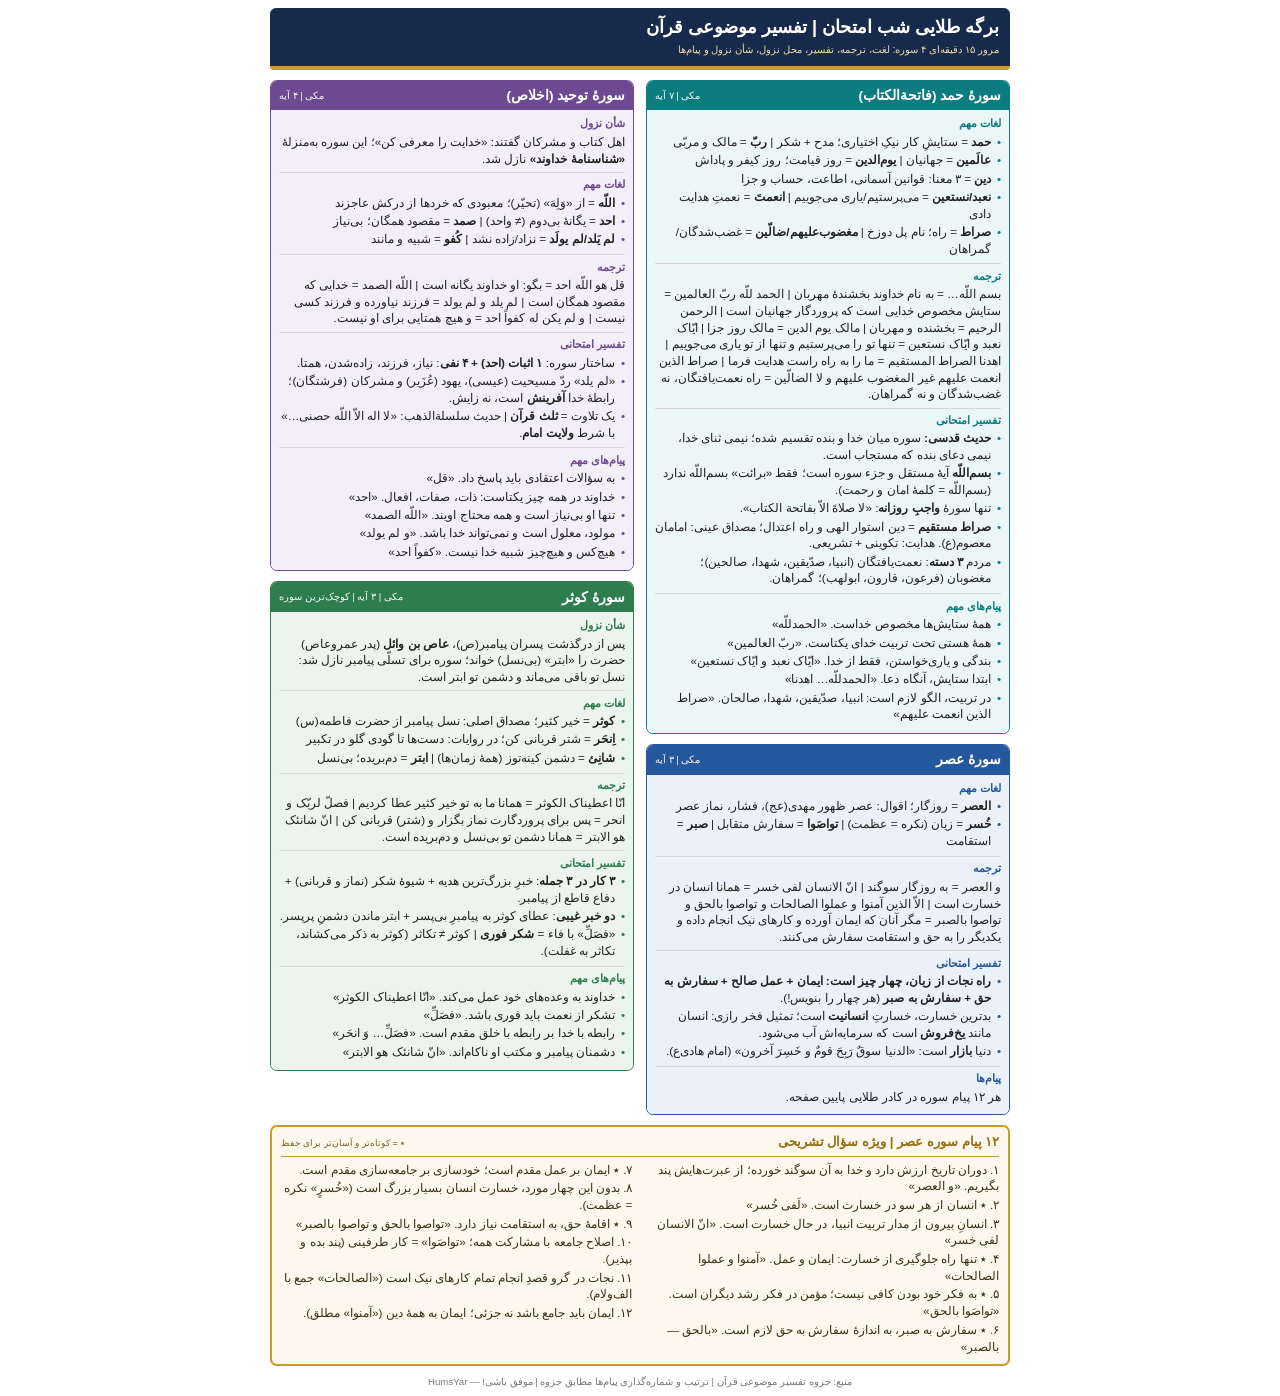
<file: Tafsir-Exam-Project/Tafsir_Golden_Final.html>
<!DOCTYPE html>
<html lang="fa" dir="rtl">
<head>
<meta charset="UTF-8">
<meta name="viewport" content="width=device-width, initial-scale=1.0">
<title>برگه طلایی شب امتحان | تفسیر موضوعی قرآن</title>
<style>
  @page { size: A4 portrait; margin: 6mm 7mm; }
  * { margin: 0; padding: 0; box-sizing: border-box; }
  html { -webkit-print-color-adjust: exact; print-color-adjust: exact; }
  body {
    font-family: "Vazirmatn", "Vazir", "IRANSans", "Segoe UI", Tahoma, sans-serif;
    font-size: 8.8pt; line-height: 1.42; color: #212121; background: #fff;
    width: 196mm; margin: 0 auto; padding: 2mm 0;
  }
  /* سربرگ */
  .band { background: #172a4c; color: #fff; padding: 2mm 3mm 2.2mm; border-radius: 1.6mm 1.6mm 0 0; }
  .band h1 { font-size: 13.5pt; }
  .band .sub { font-size: 7.8pt; color: #f0dcaa; margin-top: .6mm; }
  .band-rule { height: 1mm; background: #c99a2e; border-radius: 0 0 1mm 1mm; margin-bottom: 2.6mm; }
  /* چیدمان دو ستونی */
  .grid { display: grid; grid-template-columns: 1fr 1fr; gap: 2.6mm 3mm; align-items: start; }
  .col { display: flex; flex-direction: column; gap: 2.6mm; }
  /* کارت سوره */
  .card { border-radius: 1.8mm; overflow: hidden; border: .25mm solid; break-inside: avoid; }
  .card header { display: flex; justify-content: space-between; align-items: center;
                 color: #fff; padding: 1.4mm 2.2mm; }
  .card header h2 { font-size: 10.2pt; }
  .card header .badge { font-size: 7.2pt; opacity: .95; font-weight: 400; white-space: nowrap; }
  .card .body { padding: 1.6mm 2.2mm 1mm; }
  .card h3 { font-size: 8.2pt; margin-bottom: .5mm; }
  .card section { padding-bottom: 1.2mm; margin-bottom: 1.2mm; border-bottom: .15mm solid #d9d9d9; }
  .card section:last-child { border-bottom: none; margin-bottom: 0; }
  ul { list-style: none; }
  li { padding-right: 2.6mm; position: relative; margin-bottom: .45mm; }
  li::before { content: "•"; position: absolute; right: 0; }
  /* رنگ‌بندی سوره‌ها */
  .hamd   { border-color: #0d7c80; } .hamd   header { background: #0d7c80; } .hamd   .body { background: #ebf6f6; } .hamd   h3, .hamd   li::before { color: #0d7c80; }
  .tohid  { border-color: #6d4a91; } .tohid  header { background: #6d4a91; } .tohid  .body { background: #f3eff8; } .tohid  h3, .tohid  li::before { color: #6d4a91; }
  .asr    { border-color: #25589c; } .asr    header { background: #25589c; } .asr    .body { background: #ebf1f9; } .asr    h3, .asr    li::before { color: #25589c; }
  .kowsar { border-color: #2e7d4f; } .kowsar header { background: #2e7d4f; } .kowsar .body { background: #ebf5ee; } .kowsar h3, .kowsar li::before { color: #2e7d4f; }
  /* کادر طلایی ۱۲ پیام */
  .payams { background: #fdf8ed; border: .55mm solid #c99a2e; border-radius: 1.8mm;
            padding: 1.8mm 2.4mm; margin-top: 2.6mm; break-inside: avoid; }
  .payams .head { display: flex; justify-content: space-between; align-items: baseline;
                  border-bottom: .2mm solid #c99a2e; padding-bottom: 1mm; margin-bottom: 1.2mm; }
  .payams h2 { color: #966e14; font-size: 10pt; }
  .payams .legend { color: #785f23; font-size: 6.9pt; }
  .payams .cols { display: grid; grid-template-columns: 1fr 1fr; gap: 0 4mm; }
  .payams ol { list-style: none; color: #3c3014; }
  .payams li { padding-right: 0; margin-bottom: .55mm; }
  .payams li::before { content: none; }
  footer { text-align: center; color: #787878; font-size: 7.2pt; margin-top: 2.4mm; }
  b.k { font-weight: 700; }
  @media print { body { width: auto; padding: 0; } }
</style>
</head>
<body>

<div class="band">
  <h1>برگه طلایی شب امتحان | تفسیر موضوعی قرآن</h1>
  <div class="sub">مرور ۱۵ دقیقه‌ای ۴ سوره: لغت، ترجمه، تفسیر، محل نزول، شأن نزول و پیام‌ها</div>
</div>
<div class="band-rule"></div>

<div class="grid">
  <!-- ستون راست -->
  <div class="col">
    <div class="card hamd">
      <header><h2>سورهٔ حمد (فاتحةالکتاب)</h2><span class="badge">مکی | ۷ آیه</span></header>
      <div class="body">
        <section>
          <h3>لغات مهم</h3>
          <ul>
            <li><b class="k">حمد</b> = ستایشِ کار نیکِ اختیاری؛ مدح + شکر | <b class="k">ربّ</b> = مالک و مربّی</li>
            <li><b class="k">عالَمین</b> = جهانیان | <b class="k">یوم‌الدین</b> = روز قیامت؛ روز کیفر و پاداش</li>
            <li><b class="k">دین</b> = ۳ معنا: قوانین آسمانی، اطاعت، حساب و جزا</li>
            <li><b class="k">نعبد/نستعین</b> = می‌پرستیم/یاری می‌جوییم | <b class="k">انعمتَ</b> = نعمتِ هدایت دادی</li>
            <li><b class="k">صراط</b> = راه؛ نام پل دوزخ | <b class="k">مغضوب‌علیهم/ضالّین</b> = غضب‌شدگان/گمراهان</li>
          </ul>
        </section>
        <section>
          <h3>ترجمه</h3>
          <p>بسم اللّه… = به نام خداوند بخشندهٔ مهربان | الحمد للّه ربّ العالمین = ستایش مخصوص خدایی است که پروردگار جهانیان است | الرحمن الرحیم = بخشنده و مهربان | مالک یوم الدین = مالک روز جزا | ایّاک نعبد و ایّاک نستعین = تنها تو را می‌پرستیم و تنها از تو یاری می‌جوییم | اهدنا الصراط المستقیم = ما را به راه راست هدایت فرما | صراط الذین انعمت علیهم غیر المغضوب علیهم و لا الضالّین = راه نعمت‌یافتگان، نه غضب‌شدگان و نه گمراهان.</p>
        </section>
        <section>
          <h3>تفسیر امتحانی</h3>
          <ul>
            <li><b class="k">حدیث قدسی:</b> سوره میان خدا و بنده تقسیم شده؛ نیمی ثنای خدا، نیمی دعای بنده که مستجاب است.</li>
            <li><b class="k">بسم‌اللّه</b> آیهٔ مستقل و جزء سوره است؛ فقط «برائت» بسم‌اللّه ندارد (بسم‌اللّه = کلمهٔ امان و رحمت).</li>
            <li>تنها سورهٔ <b class="k">واجبِ روزانه</b>: «لا صلاةَ الاّ بفاتحة الکتاب».</li>
            <li><b class="k">صراط مستقیم</b> = دین استوار الهی و راه اعتدال؛ مصداق عینی: امامان معصوم(ع). هدایت: تکوینی + تشریعی.</li>
            <li>مردم <b class="k">۳ دسته</b>: نعمت‌یافتگان (انبیا، صدّیقین، شهدا، صالحین)؛ مغضوبان (فرعون، قارون، ابولهب)؛ گمراهان.</li>
          </ul>
        </section>
        <section>
          <h3>پیام‌های مهم</h3>
          <ul>
            <li>همهٔ ستایش‌ها مخصوص خداست. «الحمدللّه»</li>
            <li>همهٔ هستی تحت تربیت خدای یکتاست. «ربّ العالمین»</li>
            <li>بندگی و یاری‌خواستن، فقط از خدا. «ایّاک نعبد و ایّاک نستعین»</li>
            <li>ابتدا ستایش، آنگاه دعا. «الحمدللّه… اهدنا»</li>
            <li>در تربیت، الگو لازم است: انبیا، صدّیقین، شهدا، صالحان. «صراط الذین انعمت علیهم»</li>
          </ul>
        </section>
      </div>
    </div>

    <div class="card asr">
      <header><h2>سورهٔ عصر</h2><span class="badge">مکی | ۳ آیه</span></header>
      <div class="body">
        <section>
          <h3>لغات مهم</h3>
          <ul>
            <li><b class="k">العصر</b> = روزگار؛ اقوال: عصر ظهور مهدی(عج)، فشار، نماز عصر</li>
            <li><b class="k">خُسر</b> = زیان (نکره = عظمت) | <b class="k">تواصَوا</b> = سفارش متقابل | <b class="k">صبر</b> = استقامت</li>
          </ul>
        </section>
        <section>
          <h3>ترجمه</h3>
          <p>و العصر = به روزگار سوگند | انّ الانسان لفی خسر = همانا انسان در خسارت است | الاّ الذین آمنوا و عملوا الصالحات و تواصوا بالحق و تواصوا بالصبر = مگر آنان که ایمان آورده و کارهای نیک انجام داده و یکدیگر را به حق و استقامت سفارش می‌کنند.</p>
        </section>
        <section>
          <h3>تفسیر امتحانی</h3>
          <ul>
            <li><b class="k">راه نجات از زیان، چهار چیز است: ایمان + عمل صالح + سفارش به حق + سفارش به صبر</b> (هر چهار را بنویس!).</li>
            <li>بدترین خسارت، خسارتِ <b class="k">انسانیت</b> است؛ تمثیل فخر رازی: انسان مانند <b class="k">یخ‌فروش</b> است که سرمایه‌اش آب می‌شود.</li>
            <li>دنیا <b class="k">بازار</b> است: «الدنیا سوقٌ رَبِحَ قومٌ و خَسِرَ آخرون» (امام هادی‌ع).</li>
          </ul>
        </section>
        <section>
          <h3>پیام‌ها</h3>
          <p>هر ۱۲ پیام سوره در کادر طلایی پایین صفحه.</p>
        </section>
      </div>
    </div>
  </div>

  <!-- ستون چپ -->
  <div class="col">
    <div class="card tohid">
      <header><h2>سورهٔ توحید (اخلاص)</h2><span class="badge">مکی | ۴ آیه</span></header>
      <div class="body">
        <section>
          <h3>شأن نزول</h3>
          <p>اهل کتاب و مشرکان گفتند: «خدایت را معرفی کن»؛ این سوره به‌منزلهٔ <b class="k">«شناسنامهٔ خداوند»</b> نازل شد.</p>
        </section>
        <section>
          <h3>لغات مهم</h3>
          <ul>
            <li><b class="k">اللّه</b> = از «وَلِهَ» (تحیّر)؛ معبودی که خردها از درکش عاجزند</li>
            <li><b class="k">احد</b> = یگانهٔ بی‌دوم (≠ واحد) | <b class="k">صمد</b> = مقصود همگان؛ بی‌نیاز</li>
            <li><b class="k">لم یَلد/لم یولَد</b> = نزاد/زاده نشد | <b class="k">کُفو</b> = شبیه و مانند</li>
          </ul>
        </section>
        <section>
          <h3>ترجمه</h3>
          <p>قل هو اللّه احد = بگو: او خداوند یگانه است | اللّه الصمد = خدایی که مقصود همگان است | لم یلد و لم یولد = فرزند نیاورده و فرزند کسی نیست | و لم یکن له کفواً احد = و هیچ همتایی برای او نیست.</p>
        </section>
        <section>
          <h3>تفسیر امتحانی</h3>
          <ul>
            <li>ساختار سوره: <b class="k">۱ اثبات (احد) + ۴ نفی</b>: نیاز، فرزند، زاده‌شدن، همتا.</li>
            <li>«لم یلد» ردّ مسیحیت (عیسی)، یهود (عُزَیر) و مشرکان (فرشتگان)؛ رابطهٔ خدا <b class="k">آفرینش</b> است، نه زایش.</li>
            <li>یک تلاوت = <b class="k">ثلث قرآن</b> | حدیث سلسلةالذهب: «لا اله الاّ اللّه حصنی…» با شرط <b class="k">ولایت امام</b>.</li>
          </ul>
        </section>
        <section>
          <h3>پیام‌های مهم</h3>
          <ul>
            <li>به سؤالات اعتقادی باید پاسخ داد. «قل»</li>
            <li>خداوند در همه چیز یکتاست: ذات، صفات، افعال. «احد»</li>
            <li>تنها او بی‌نیاز است و همه محتاج اویند. «اللّه الصمد»</li>
            <li>مولود، معلول است و نمی‌تواند خدا باشد. «و لم یولد»</li>
            <li>هیچ‌کس و هیچ‌چیز شبیه خدا نیست. «کفواً احد»</li>
          </ul>
        </section>
      </div>
    </div>

    <div class="card kowsar">
      <header><h2>سورهٔ کوثر</h2><span class="badge">مکی | ۳ آیه | کوچک‌ترین سوره</span></header>
      <div class="body">
        <section>
          <h3>شأن نزول</h3>
          <p>پس از درگذشت پسران پیامبر(ص)، <b class="k">عاص بن وائل</b> (پدر عمروعاص) حضرت را «ابتر» (بی‌نسل) خواند؛ سوره برای تسلّی پیامبر نازل شد: نسل تو باقی می‌ماند و دشمن تو ابتر است.</p>
        </section>
        <section>
          <h3>لغات مهم</h3>
          <ul>
            <li><b class="k">کوثر</b> = خیر کثیر؛ مصداق اصلی: نسل پیامبر از حضرت فاطمه(س)</li>
            <li><b class="k">اِنحَر</b> = شتر قربانی کن؛ در روایات: دست‌ها تا گودی گلو در تکبیر</li>
            <li><b class="k">شانِئ</b> = دشمن کینه‌توز (همهٔ زمان‌ها) | <b class="k">ابتر</b> = دم‌بریده؛ بی‌نسل</li>
          </ul>
        </section>
        <section>
          <h3>ترجمه</h3>
          <p>انّا اعطیناک الکوثر = همانا ما به تو خیر کثیر عطا کردیم | فصلّ لربّک و انحر = پس برای پروردگارت نماز بگزار و (شتر) قربانی کن | انّ شانئک هو الابتر = همانا دشمن تو بی‌نسل و دم‌بریده است.</p>
        </section>
        <section>
          <h3>تفسیر امتحانی</h3>
          <ul>
            <li><b class="k">۳ کار در ۳ جمله</b>: خبرِ بزرگ‌ترین هدیه + شیوهٔ شکر (نماز و قربانی) + دفاع قاطع از پیامبر.</li>
            <li><b class="k">دو خبر غیبی</b>: عطای کوثر به پیامبرِ بی‌پسر + ابتر ماندن دشمنِ پرپسر.</li>
            <li>«فصَلِّ» با فاء = <b class="k">شکر فوری</b> | کوثر ≠ تکاثر (کوثر به ذکر می‌کشاند، تکاثر به غفلت).</li>
          </ul>
        </section>
        <section>
          <h3>پیام‌های مهم</h3>
          <ul>
            <li>خداوند به وعده‌های خود عمل می‌کند. «انّا اعطیناک الکوثر»</li>
            <li>تشکر از نعمت باید فوری باشد. «فصَلِّ»</li>
            <li>رابطه با خدا بر رابطه با خلق مقدم است. «فصَلِّ… وَ انحَر»</li>
            <li>دشمنان پیامبر و مکتب او ناکام‌اند. «انّ شانئک هو الابتر»</li>
          </ul>
        </section>
      </div>
    </div>
  </div>
</div>

<div class="payams">
  <div class="head">
    <h2>۱۲ پیام سوره عصر | ویژه سؤال تشریحی</h2>
    <span class="legend">٭ = کوتاه‌تر و آسان‌تر برای حفظ</span>
  </div>
  <div class="cols">
    <ol>
      <li>۱. دوران تاریخ ارزش دارد و خدا به آن سوگند خورده؛ از عبرت‌هایش پند بگیریم. «و العصر»</li>
      <li>۲. ٭ انسان از هر سو در خسارت است. «لَفی خُسر»</li>
      <li>۳. انسانِ بیرون از مدار تربیت انبیا، در حال خسارت است. «انّ الانسان لفی خسر»</li>
      <li>۴. ٭ تنها راه جلوگیری از خسارت: ایمان و عمل. «آمنوا و عملوا الصالحات»</li>
      <li>۵. ٭ به فکر خود بودن کافی نیست؛ مؤمن در فکر رشد دیگران است. «تواصَوا بالحق»</li>
      <li>۶. ٭ سفارش به صبر، به اندازهٔ سفارش به حق لازم است. «بالحق — بالصبر»</li>
    </ol>
    <ol>
      <li>۷. ٭ ایمان بر عمل مقدم است؛ خودسازی بر جامعه‌سازی مقدم است.</li>
      <li>۸. بدون این چهار مورد، خسارت انسان بسیار بزرگ است («خُسرٍ» نکره = عظمت).</li>
      <li>۹. ٭ اقامهٔ حق، به استقامت نیاز دارد. «تواصوا بالحق و تواصوا بالصبر»</li>
      <li>۱۰. اصلاح جامعه با مشارکت همه؛ «تواصَوا» = کار طرفینی (پند بده و بپذیر).</li>
      <li>۱۱. نجات در گرو قصدِ انجام تمام کارهای نیک است («الصالحات» جمع با الف‌ولام).</li>
      <li>۱۲. ایمان باید جامع باشد نه جزئی؛ ایمان به همهٔ دین («آمنوا» مطلق).</li>
    </ol>
  </div>
</div>

<footer>منبع: جزوه تفسیر موضوعی قرآن | ترتیب و شماره‌گذاری پیام‌ها مطابق جزوه | موفق باشی! — HumsYar</footer>

</body>
</html>
</file>
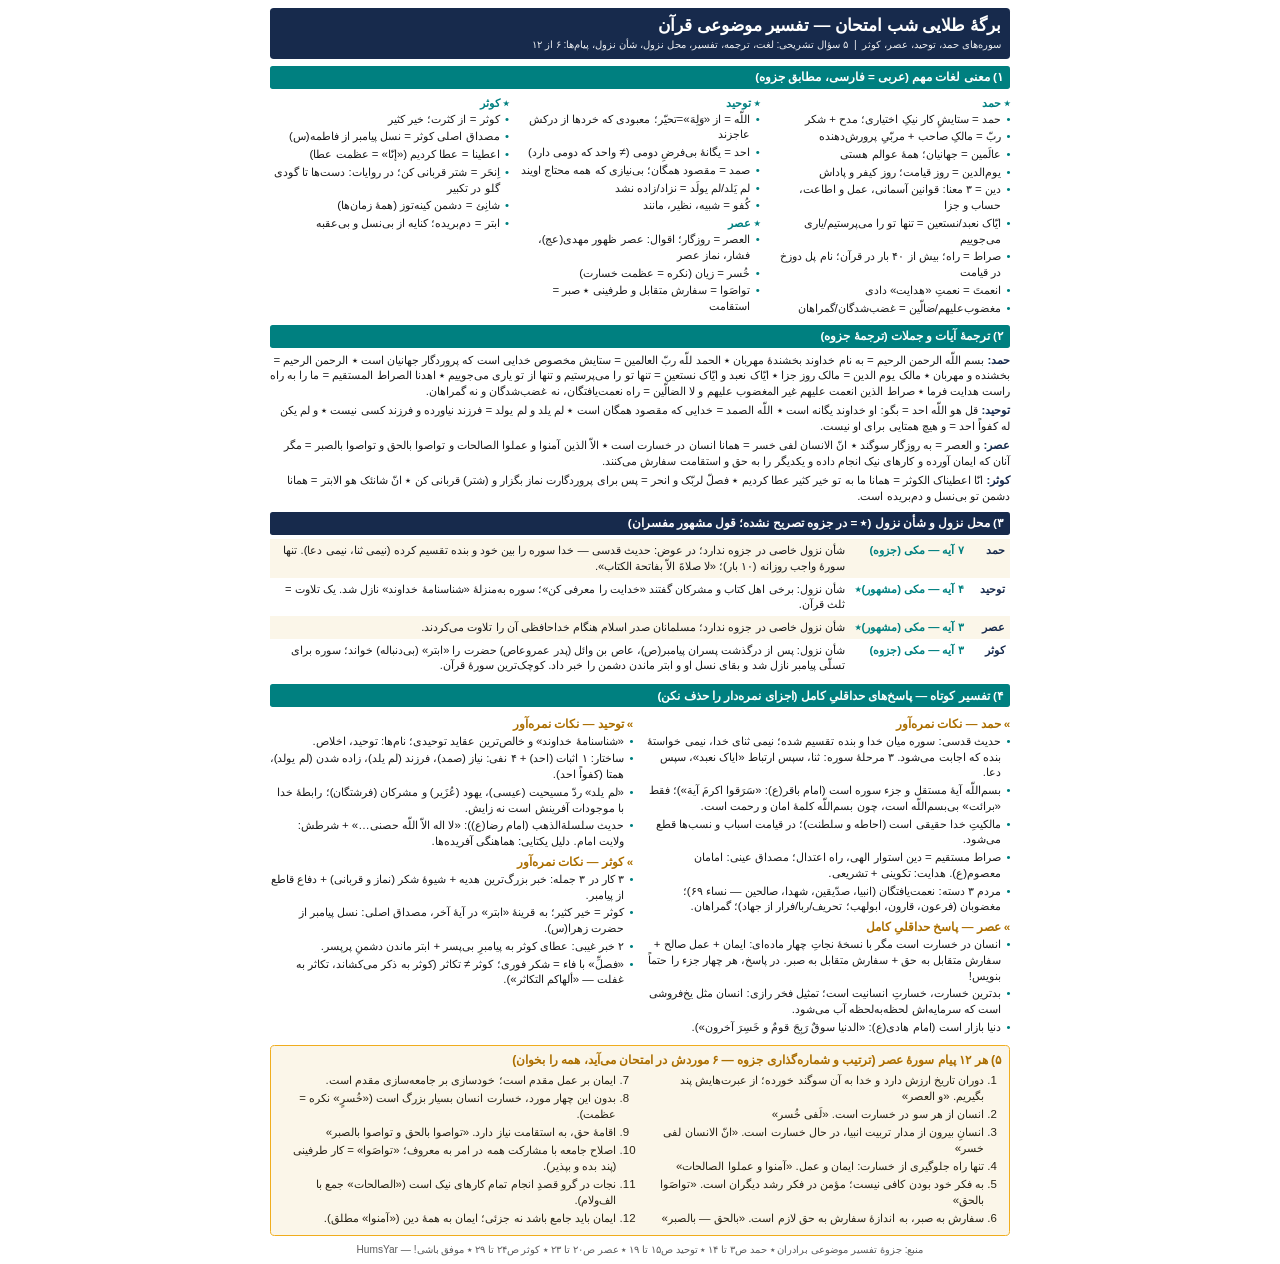
<file: Tafsir-Exam-Project/Tafsir_One_Page_Exam_Review.html>
<!DOCTYPE html>
<html lang="fa" dir="rtl">
<head>
<meta charset="UTF-8">
<meta name="viewport" content="width=device-width, initial-scale=1.0">
<title>برگهٔ طلایی شب امتحان — تفسیر موضوعی قرآن</title>
<style>
  @page { size: A4 portrait; margin: 6mm 7mm; }
  * { margin: 0; padding: 0; box-sizing: border-box; }
  html { -webkit-print-color-adjust: exact; print-color-adjust: exact; }
  body {
    font-family: "Vazirmatn", "Vazir", "IRANSans", "Segoe UI", Tahoma, sans-serif;
    font-size: 8.6pt; line-height: 1.38; color: #1a1a1a; background: #fff;
    width: 196mm; margin: 0 auto; padding: 2mm 0;
  }
  .band { background: #172a4c; color: #fff; padding: 1.6mm 2.5mm 1.8mm; border-radius: 1mm; }
  .band h1 { font-size: 12.5pt; }
  .band .sub { font-size: 7.8pt; opacity: .92; margin-top: .4mm; }
  .sec { background: #008080; color: #fff; font-weight: 700; font-size: 8.8pt;
         padding: .9mm 2mm; margin: 1.8mm 0 1.2mm; border-radius: .7mm; }
  .sec.navy { background: #172a4c; }
  .cols3 { display: grid; grid-template-columns: 1fr 1fr 1fr; gap: 0 3mm; }
  .cols2 { display: grid; grid-template-columns: 1fr 1fr; gap: 0 3.5mm; }
  .sura-h { color: #008080; font-weight: 700; margin-top: .6mm; }
  ul { list-style: none; }
  li { padding-right: 2.5mm; position: relative; margin-bottom: .5mm; }
  li::before { content: "•"; position: absolute; right: 0; color: #008080; }
  .tr p { margin-bottom: .9mm; }
  .tr b.lbl { color: #172a4c; }
  table { width: 100%; border-collapse: collapse; font-size: 8.4pt; }
  td { padding: 1mm 1.4mm; vertical-align: top; }
  tr:nth-child(odd) td { background: #fbf6e9; }
  td.s { font-weight: 700; color: #172a4c; white-space: nowrap; width: 11mm; }
  td.n { font-weight: 700; color: #008080; white-space: nowrap; width: 30mm; }
  .tafsir h3 { color: #aa6e00; font-size: 8.8pt; margin: 1mm 0 .5mm; }
  .payams { background: #fbf6e9; border: .5mm solid #f0ad1e; border-radius: 1.2mm;
            padding: 1.6mm 2.2mm; margin-top: 2mm; }
  .payams h2 { color: #aa6e00; font-size: 9.2pt; margin-bottom: 1mm; }
  .payams ol { padding-right: 4.5mm; color: #282314; }
  .payams li { padding-right: 0; margin-bottom: .6mm; }
  .payams li::before { content: none; }
  footer { text-align: center; color: #5a5a5a; font-size: 7.6pt; margin-top: 1.8mm; }
  @media print { body { width: auto; padding: 0; } }
</style>
</head>
<body>

<div class="band">
  <h1>برگهٔ طلایی شب امتحان — تفسیر موضوعی قرآن</h1>
  <div class="sub">سوره‌های حمد، توحید، عصر، کوثر &nbsp;|&nbsp; ۵ سؤال تشریحی: لغت، ترجمه، تفسیر، محل نزول، شأن نزول، پیام‌ها: ۶ از ۱۲</div>
</div>

<div class="sec">۱) معنی لغات مهم (عربی = فارسی، مطابق جزوه)</div>
<div class="cols3">
  <div>
    <div class="sura-h">٭ حمد</div>
    <ul>
      <li>حمد = ستایشِ کار نیکِ اختیاری؛ مدح + شکر</li>
      <li>ربّ = مالکِ صاحب + مربّیِ پرورش‌دهنده</li>
      <li>عالَمین = جهانیان؛ همهٔ عوالم هستی</li>
      <li>یوم‌الدین = روز قیامت؛ روز کیفر و پاداش</li>
      <li>دین = ۳ معنا: قوانین آسمانی، عمل و اطاعت، حساب و جزا</li>
      <li>ایّاک نعبد/نستعین = تنها تو را می‌پرستیم/یاری می‌جوییم</li>
      <li>صراط = راه؛ بیش از ۴۰ بار در قرآن؛ نام پل دوزخ در قیامت</li>
      <li>انعمتَ = نعمتِ «هدایت» دادی</li>
      <li>مغضوب‌علیهم/ضالّین = غضب‌شدگان/گمراهان</li>
    </ul>
  </div>
  <div>
    <div class="sura-h">٭ توحید</div>
    <ul>
      <li>اللّه = از «وَلِهَ»=تحیّر؛ معبودی که خردها از درکش عاجزند</li>
      <li>احد = یگانهٔ بی‌فرضِ دومی (≠ واحد که دومی دارد)</li>
      <li>صمد = مقصود همگان؛ بی‌نیازی که همه محتاج اویند</li>
      <li>لم یَلد/لم یولَد = نزاد/زاده نشد</li>
      <li>کُفو = شبیه، نظیر، مانند</li>
    </ul>
    <div class="sura-h">٭ عصر</div>
    <ul>
      <li>العصر = روزگار؛ اقوال: عصر ظهور مهدی(عج)، فشار، نماز عصر</li>
      <li>خُسر = زیان (نکره = عظمت خسارت)</li>
      <li>تواصَوا = سفارش متقابل و طرفینی ٭ صبر = استقامت</li>
    </ul>
  </div>
  <div>
    <div class="sura-h">٭ کوثر</div>
    <ul>
      <li>کوثر = از کثرت؛ خیر کثیر</li>
      <li>مصداق اصلی کوثر = نسل پیامبر از فاطمه(س)</li>
      <li>اعطینا = عطا کردیم («إنّا» = عظمت عطا)</li>
      <li>اِنحَر = شتر قربانی کن؛ در روایات: دست‌ها تا گودی گلو در تکبیر</li>
      <li>شانِئ = دشمن کینه‌توز (همهٔ زمان‌ها)</li>
      <li>ابتر = دم‌بریده؛ کنایه از بی‌نسل و بی‌عقبه</li>
    </ul>
  </div>
</div>

<div class="sec">۲) ترجمهٔ آیات و جملات (ترجمهٔ جزوه)</div>
<div class="tr">
  <p><b class="lbl">حمد:</b> بسم اللّه الرحمن الرحیم = به نام خداوند بخشندهٔ مهربان ٭ الحمد للّه ربّ العالمین = ستایش مخصوص خدایی است که پروردگار جهانیان است ٭ الرحمن الرحیم = بخشنده و مهربان ٭ مالک یوم الدین = مالک روز جزا ٭ ایّاک نعبد و ایّاک نستعین = تنها تو را می‌پرستیم و تنها از تو یاری می‌جوییم ٭ اهدنا الصراط المستقیم = ما را به راه راست هدایت فرما ٭ صراط الذین انعمت علیهم غیر المغضوب علیهم و لا الضالّین = راه نعمت‌یافتگان، نه غضب‌شدگان و نه گمراهان.</p>
  <p><b class="lbl">توحید:</b> قل هو اللّه احد = بگو: او خداوند یگانه است ٭ اللّه الصمد = خدایی که مقصود همگان است ٭ لم یلد و لم یولد = فرزند نیاورده و فرزند کسی نیست ٭ و لم یکن له کفواً احد = و هیچ همتایی برای او نیست.</p>
  <p><b class="lbl">عصر:</b> و العصر = به روزگار سوگند ٭ انّ الانسان لفی خسر = همانا انسان در خسارت است ٭ الاّ الذین آمنوا و عملوا الصالحات و تواصوا بالحق و تواصوا بالصبر = مگر آنان که ایمان آورده و کارهای نیک انجام داده و یکدیگر را به حق و استقامت سفارش می‌کنند.</p>
  <p><b class="lbl">کوثر:</b> انّا اعطیناک الکوثر = همانا ما به تو خیر کثیر عطا کردیم ٭ فصلّ لربّک و انحر = پس برای پروردگارت نماز بگزار و (شتر) قربانی کن ٭ انّ شانئک هو الابتر = همانا دشمن تو بی‌نسل و دم‌بریده است.</p>
</div>

<div class="sec navy">۳) محل نزول و شأن نزول (٭ = در جزوه تصریح نشده؛ قول مشهور مفسران)</div>
<table>
  <tr><td class="s">حمد</td><td class="n">۷ آیه — مکی (جزوه)</td>
      <td>شأن نزول خاصی در جزوه ندارد؛ در عوض: حدیث قدسی — خدا سوره را بین خود و بنده تقسیم کرده (نیمی ثنا، نیمی دعا). تنها سورهٔ واجب روزانه (۱۰ بار)؛ «لا صلاةَ الاّ بفاتحة الکتاب».</td></tr>
  <tr><td class="s">توحید</td><td class="n">۴ آیه — مکی (مشهور)٭</td>
      <td>شأن نزول: برخی اهل کتاب و مشرکان گفتند «خدایت را معرفی کن»؛ سوره به‌منزلهٔ «شناسنامهٔ خداوند» نازل شد. یک تلاوت = ثلث قرآن.</td></tr>
  <tr><td class="s">عصر</td><td class="n">۳ آیه — مکی (مشهور)٭</td>
      <td>شأن نزول خاصی در جزوه ندارد؛ مسلمانان صدر اسلام هنگام خداحافظی آن را تلاوت می‌کردند.</td></tr>
  <tr><td class="s">کوثر</td><td class="n">۳ آیه — مکی (جزوه)</td>
      <td>شأن نزول: پس از درگذشت پسران پیامبر(ص)، عاص بن وائل (پدر عمروعاص) حضرت را «ابتر» (بی‌دنباله) خواند؛ سوره برای تسلّی پیامبر نازل شد و بقای نسل او و ابتر ماندن دشمن را خبر داد. کوچک‌ترین سورهٔ قرآن.</td></tr>
</table>

<div class="sec">۴) تفسیر کوتاه — پاسخ‌های حداقلیِ کامل (اجزای نمره‌دار را حذف نکن)</div>
<div class="cols2 tafsir">
  <div>
    <h3>» حمد — نکات نمره‌آور</h3>
    <ul>
      <li>حدیث قدسی: سوره میان خدا و بنده تقسیم شده؛ نیمی ثنای خدا، نیمی خواستهٔ بنده که اجابت می‌شود. ۳ مرحلهٔ سوره: ثنا، سپس ارتباط «ایاک نعبد»، سپس دعا.</li>
      <li>بسم‌اللّه آیهٔ مستقل و جزء سوره است (امام باقر(ع): «سَرَقوا اکرمَ آیة»)؛ فقط «برائت» بی‌بسم‌اللّه است، چون بسم‌اللّه کلمهٔ امان و رحمت است.</li>
      <li>مالکیتِ خدا حقیقی است (احاطه و سلطنت)؛ در قیامت اسباب و نسب‌ها قطع می‌شود.</li>
      <li>صراط مستقیم = دین استوار الهی، راه اعتدال؛ مصداق عینی: امامان معصوم(ع). هدایت: تکوینی + تشریعی.</li>
      <li>مردم ۳ دسته: نعمت‌یافتگان (انبیا، صدّیقین، شهدا، صالحین — نساء ۶۹)؛ مغضوبان (فرعون، قارون، ابولهب؛ تحریف/ربا/فرار از جهاد)؛ گمراهان.</li>
    </ul>
    <h3>» عصر — پاسخ حداقلیِ کامل</h3>
    <ul>
      <li>انسان در خسارت است مگر با نسخهٔ نجاتِ چهار ماده‌ای: ایمان + عمل صالح + سفارش متقابل به حق + سفارش متقابل به صبر. در پاسخ، هر چهار جزء را حتماً بنویس!</li>
      <li>بدترین خسارت، خسارتِ انسانیت است؛ تمثیل فخر رازی: انسان مثل یخ‌فروشی است که سرمایه‌اش لحظه‌به‌لحظه آب می‌شود.</li>
      <li>دنیا بازار است (امام هادی(ع): «الدنیا سوقٌ رَبِحَ قومٌ و خَسِرَ آخرون»).</li>
    </ul>
  </div>
  <div>
    <h3>» توحید — نکات نمره‌آور</h3>
    <ul>
      <li>«شناسنامهٔ خداوند» و خالص‌ترین عقاید توحیدی؛ نام‌ها: توحید، اخلاص.</li>
      <li>ساختار: ۱ اثبات (احد) + ۴ نفی: نیاز (صمد)، فرزند (لم یلد)، زاده شدن (لم یولد)، همتا (کفواً احد).</li>
      <li>«لم یلد» ردّ مسیحیت (عیسی)، یهود (عُزَیر) و مشرکان (فرشتگان)؛ رابطهٔ خدا با موجودات آفرینش است نه زایش.</li>
      <li>حدیث سلسلةالذهب (امام رضا(ع)): «لا اله الاّ اللّه حصنی…» + شرطش: ولایت امام. دلیل یکتایی: هماهنگی آفریده‌ها.</li>
    </ul>
    <h3>» کوثر — نکات نمره‌آور</h3>
    <ul>
      <li>۳ کار در ۳ جمله: خبر بزرگ‌ترین هدیه + شیوهٔ شکر (نماز و قربانی) + دفاع قاطع از پیامبر.</li>
      <li>کوثر = خیر کثیر؛ به قرینهٔ «ابتر» در آیهٔ آخر، مصداق اصلی: نسل پیامبر از حضرت زهرا(س).</li>
      <li>۲ خبر غیبی: عطای کوثر به پیامبرِ بی‌پسر + ابتر ماندن دشمنِ پرپسر.</li>
      <li>«فصلِّ» با فاء = شکر فوری؛ کوثر ≠ تکاثر (کوثر به ذکر می‌کشاند، تکاثر به غفلت — «ألهاکم التکاثر»).</li>
    </ul>
  </div>
</div>

<div class="payams">
  <h2>۵) هر ۱۲ پیام سورهٔ عصر (ترتیب و شماره‌گذاری جزوه — ۶ موردش در امتحان می‌آید، همه را بخوان)</h2>
  <div class="cols2">
    <ol start="1">
      <li value="1">دوران تاریخ ارزش دارد و خدا به آن سوگند خورده؛ از عبرت‌هایش پند بگیریم. «و العصر»</li>
      <li>انسان از هر سو در خسارت است. «لَفی خُسر»</li>
      <li>انسانِ بیرون از مدار تربیت انبیا، در حال خسارت است. «انّ الانسان لفی خسر»</li>
      <li>تنها راه جلوگیری از خسارت: ایمان و عمل. «آمنوا و عملوا الصالحات»</li>
      <li>به فکر خود بودن کافی نیست؛ مؤمن در فکر رشد دیگران است. «تواصَوا بالحق»</li>
      <li>سفارش به صبر، به اندازهٔ سفارش به حق لازم است. «بالحق — بالصبر»</li>
    </ol>
    <ol start="7">
      <li value="7">ایمان بر عمل مقدم است؛ خودسازی بر جامعه‌سازی مقدم است.</li>
      <li>بدون این چهار مورد، خسارت انسان بسیار بزرگ است («خُسرٍ» نکره = عظمت).</li>
      <li>اقامهٔ حق، به استقامت نیاز دارد. «تواصوا بالحق و تواصوا بالصبر»</li>
      <li>اصلاح جامعه با مشارکت همه در امر به معروف؛ «تواصَوا» = کار طرفینی (پند بده و بپذیر).</li>
      <li>نجات در گرو قصدِ انجام تمام کارهای نیک است («الصالحات» جمع با الف‌ولام).</li>
      <li>ایمان باید جامع باشد نه جزئی؛ ایمان به همهٔ دین («آمنوا» مطلق).</li>
    </ol>
  </div>
</div>

<footer>منبع: جزوهٔ تفسیر موضوعی برادران ٭ حمد ص۳ تا ۱۴ ٭ توحید ص۱۵ تا ۱۹ ٭ عصر ص۲۰ تا ۲۳ ٭ کوثر ص۲۴ تا ۲۹ ٭ موفق باشی! — HumsYar</footer>

</body>
</html>
</file>
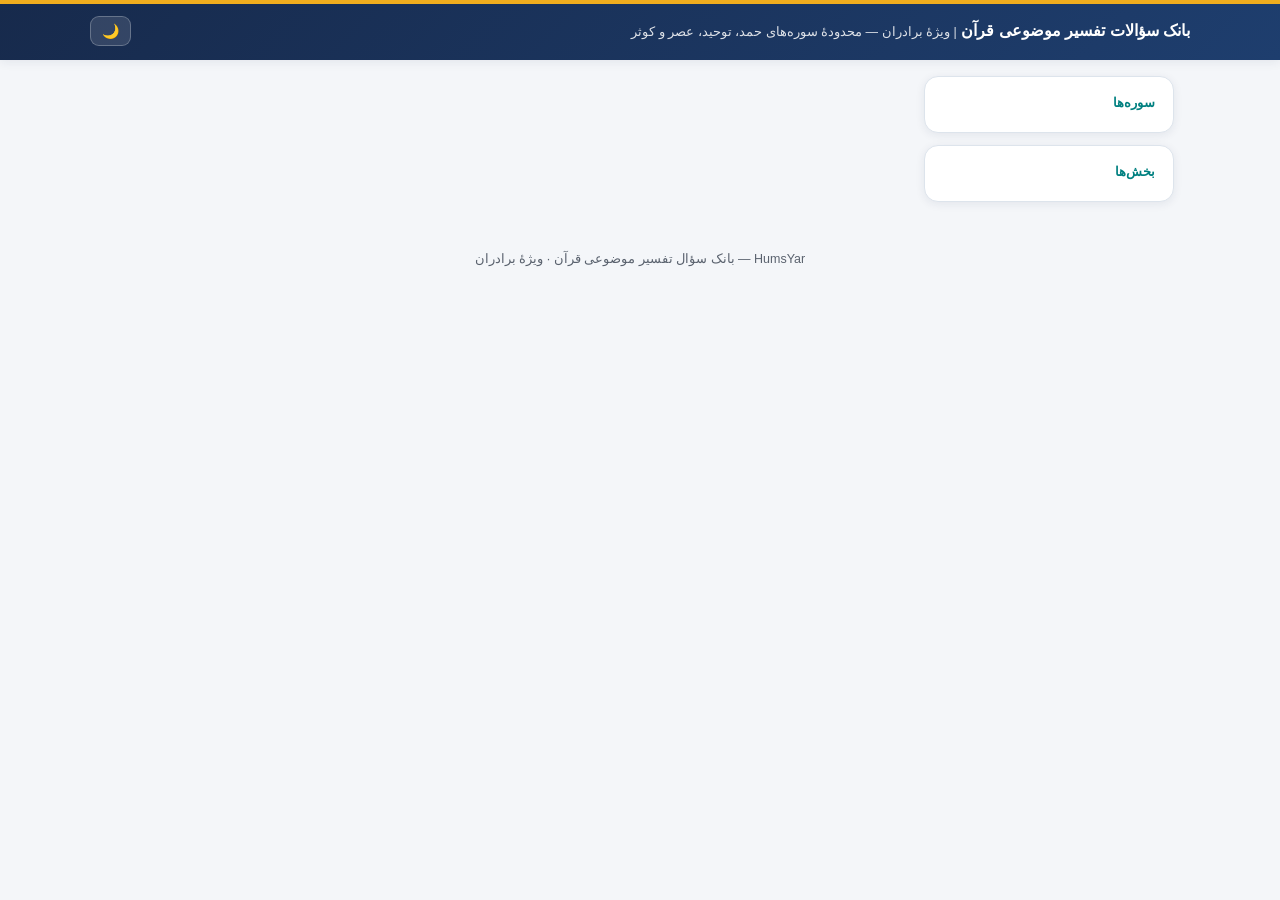
<file: Tafsir-Exam-Project/tools/template.html>
<!DOCTYPE html>
<html lang="fa" dir="rtl">
<head>
<meta charset="UTF-8">
<meta name="viewport" content="width=device-width, initial-scale=1">
<title>بانک سؤالات تفسیر موضوعی قرآن — ویژهٔ برادران | HumsYar</title>
<style>
:root{
  --navy:#172a4c; --navy2:#1e3e6e; --teal:#006064; --teal2:#008080;
  --gold:#f0ad1e; --cream:#fbf6e9; --goldtext:#6e5414;
  --bg:#f4f6f9; --card:#ffffff; --ink:#1e242d; --muted:#5a626e;
  --line:#dde4ec; --ok:#1e7e34; --okbg:#e6f4ea; --bad:#b0342c; --badbg:#fceeec;
  --shadow:0 2px 10px rgba(23,42,76,.08);
}
html[data-theme="dark"]{
  --bg:#0f1624; --card:#19233a; --ink:#e8edf5; --muted:#9aa7bd;
  --line:#2a3a58; --okbg:#143422; --badbg:#3a1b18; --cream:#2a2a1e;
  --goldtext:#e8c565; --shadow:0 2px 10px rgba(0,0,0,.35);
}
*{box-sizing:border-box; -webkit-tap-highlight-color:transparent}
body{margin:0;font-family:"Vazirmatn","Vazir","IRANSans",Tahoma,Arial,sans-serif;
  background:var(--bg);color:var(--ink);font-size:15px;line-height:1.9}
header{background:linear-gradient(135deg,var(--navy),var(--navy2));color:#fff;
  padding:14px 18px;position:sticky;top:0;z-index:50;box-shadow:var(--shadow)}
header .bar{display:flex;align-items:center;gap:10px;max-width:1100px;margin:0 auto}
header h1{font-size:16px;margin:0;flex:1;font-weight:800}
header .gold{height:4px;background:var(--gold);margin:-14px -18px 12px}
.hbtn{background:rgba(255,255,255,.12);border:1px solid rgba(255,255,255,.25);color:#fff;
  border-radius:9px;padding:6px 11px;cursor:pointer;font-family:inherit;font-size:14px}
.hbtn:hover{background:rgba(255,255,255,.22)}
.layout{display:flex;max-width:1100px;margin:0 auto;gap:16px;padding:16px}
nav#side{width:250px;flex-shrink:0}
nav#side .box{background:var(--card);border:1px solid var(--line);border-radius:14px;
  padding:10px;margin-bottom:12px;box-shadow:var(--shadow)}
nav#side h3{font-size:13px;color:var(--teal2);margin:4px 8px 6px}
.navitem{display:flex;align-items:center;gap:8px;width:100%;text-align:right;border:none;
  background:none;color:var(--ink);font-family:inherit;font-size:14px;padding:8px 10px;
  border-radius:9px;cursor:pointer}
.navitem:hover{background:var(--bg)}
.navitem.active{background:var(--teal);color:#fff}
.navitem .cnt{margin-right:auto;background:var(--bg);color:var(--muted);border-radius:99px;
  padding:0 8px;font-size:12px}
.navitem.active .cnt{background:rgba(255,255,255,.2);color:#fff}
main{flex:1;min-width:0}
.card{background:var(--card);border:1px solid var(--line);border-radius:14px;
  padding:16px;margin-bottom:14px;box-shadow:var(--shadow)}
.notice{border-right:4px solid var(--gold);background:var(--cream);color:var(--goldtext);
  border-radius:10px;padding:10px 14px;margin:10px 0;font-size:14px}
.q-head{display:flex;flex-wrap:wrap;gap:6px;align-items:center;margin-bottom:8px}
.badge{font-size:11.5px;border-radius:99px;padding:1px 9px;border:1px solid var(--line);color:var(--muted)}
.badge.catA{background:var(--okbg);color:var(--ok);border-color:transparent}
.badge.catB{background:var(--cream);color:var(--goldtext);border-color:transparent}
.badge.d1{color:var(--ok)} .badge.d3{color:var(--bad)}
.star{margin-right:auto;background:none;border:none;font-size:19px;cursor:pointer;color:var(--muted)}
.star.on{color:var(--gold)}
.qtext{font-weight:700;margin:4px 0 12px;font-size:15.5px}
.opt{display:flex;gap:9px;align-items:flex-start;width:100%;text-align:right;font-family:inherit;
  font-size:14.5px;background:var(--bg);color:var(--ink);border:1.5px solid var(--line);
  border-radius:11px;padding:9px 12px;margin:6px 0;cursor:pointer;transition:.15s;line-height:1.8}
.opt:hover:not(:disabled){border-color:var(--teal2)}
.opt:disabled{cursor:default;opacity:.92}
.opt .k{font-weight:800;color:var(--teal2);flex-shrink:0}
.opt.correct{background:var(--okbg);border-color:var(--ok);color:var(--ok);font-weight:700}
.opt.wrong{background:var(--badbg);border-color:var(--bad);color:var(--bad)}
.opt .mark{margin-right:auto;font-weight:900}
.expl{display:none;margin-top:10px;border-radius:11px;overflow:hidden;border:1px solid var(--line)}
.expl.show{display:block;animation:fad .25s}
@keyframes fad{from{opacity:0;transform:translateY(-4px)}to{opacity:1}}
.expl .head{padding:7px 13px;font-weight:800;font-size:13.5px;color:#fff}
.expl.ok .head{background:var(--ok)} .expl.bad .head{background:var(--bad)}
.expl .body{padding:11px 13px;font-size:13.8px;background:var(--card)}
.expl .row{margin:5px 0}
.expl .lbl{font-weight:800;color:var(--teal2)}
.expl .src{color:var(--muted);font-size:12.5px;border-top:1px dashed var(--line);padding-top:7px;margin-top:8px}
.retry{margin-top:9px;background:none;border:1px solid var(--line);color:var(--muted);
  font-family:inherit;border-radius:9px;padding:4px 12px;cursor:pointer;font-size:12.5px}
.retry:hover{color:var(--teal2);border-color:var(--teal2)}
.toolbar{display:flex;flex-wrap:wrap;gap:8px;align-items:center}
.toolbar input[type=search], .toolbar select{font-family:inherit;font-size:13.5px;
  padding:7px 11px;border-radius:9px;border:1.5px solid var(--line);background:var(--card);color:var(--ink)}
.toolbar input[type=search]{flex:1;min-width:150px}
.btn{background:var(--teal);color:#fff;border:none;font-family:inherit;font-size:14px;
  border-radius:10px;padding:9px 18px;cursor:pointer;font-weight:700}
.btn:hover{background:var(--teal2)}
.btn.gold{background:var(--gold);color:#3c2d05}
.btn.ghost{background:none;border:1.5px solid var(--line);color:var(--muted)}
.statgrid{display:grid;grid-template-columns:repeat(auto-fit,minmax(130px,1fr));gap:10px;margin:12px 0}
.stat{background:var(--bg);border-radius:12px;padding:12px;text-align:center}
.stat b{display:block;font-size:22px;color:var(--teal2)}
.pbar{height:9px;background:var(--bg);border-radius:99px;overflow:hidden;margin:6px 0}
.pbar>div{height:100%;background:linear-gradient(90deg,var(--teal2),var(--gold))}
table.rep{width:100%;border-collapse:collapse;font-size:13px}
table.rep th,table.rep td{border:1px solid var(--line);padding:6px 9px;text-align:right}
table.rep th{background:var(--bg);color:var(--teal2)}
footer{color:var(--muted);text-align:center;font-size:12.5px;padding:18px}
#menuBtn{display:none}
.examset{display:flex;flex-wrap:wrap;gap:12px;align-items:center;margin:8px 0}
.examset label{font-size:13.5px;color:var(--muted)}
.score{font-size:17px;font-weight:800;text-align:center;margin:8px 0}
@media(max-width:820px){
  #menuBtn{display:inline-block}
  nav#side{position:fixed;inset:0 0 0 auto;width:270px;background:var(--bg);z-index:100;
    padding:14px;overflow:auto;transform:translateX(100%);transition:.25s}
  nav#side.open{transform:none;box-shadow:-4px 0 30px rgba(0,0,0,.3)}
  .layout{padding:10px}
}
</style>
</head>
<body>
<header>
  <div class="gold"></div>
  <div class="bar">
    <button id="menuBtn" class="hbtn">☰</button>
    <h1>بانک سؤالات تفسیر موضوعی قرآن <span style="font-weight:400;font-size:12.5px;opacity:.85">| ویژهٔ برادران — محدودهٔ سوره‌های حمد، توحید، عصر و کوثر</span></h1>
    <button id="themeBtn" class="hbtn" title="حالت شب/روز">🌙</button>
  </div>
</header>

<div class="layout">
<nav id="side">
  <div class="box">
    <h3>سوره‌ها</h3>
    <div id="suraNav"></div>
  </div>
  <div class="box">
    <h3>بخش‌ها</h3>
    <div id="secNav"></div>
  </div>
</nav>

<main id="main"></main>
</div>
<footer>HumsYar — بانک سؤال تفسیر موضوعی قرآن · ویژهٔ برادران</footer>

<script id="qdata" type="application/json">/*__DATA__*/</script>
<script>
"use strict";
const DATA = JSON.parse(document.getElementById('qdata').textContent);
const QS = DATA.questions;
const byId = Object.fromEntries(QS.map(q=>[q.id,q]));
const LSKEY='hy_quizbank_v1';
let store = {}; try{ store = JSON.parse(localStorage.getItem(LSKEY))||{}; }catch(e){ store={}; }
store.answers = store.answers||{};   // id -> {picked, ok}
store.marks = store.marks||[];
store.theme = store.theme||'light';
function save(){ try{ localStorage.setItem(LSKEY, JSON.stringify(store)); }catch(e){} }

/* ---------- theme ---------- */
const themeBtn=document.getElementById('themeBtn');
function applyTheme(){ document.documentElement.dataset.theme=store.theme;
  themeBtn.textContent = store.theme==='dark'?'☀️':'🌙'; }
themeBtn.onclick=()=>{ store.theme=store.theme==='dark'?'light':'dark'; save(); applyTheme(); };
applyTheme();

/* ---------- nav ---------- */
const side=document.getElementById('side');
document.getElementById('menuBtn').onclick=()=>side.classList.toggle('open');
const SECTIONS=[
  {id:'all',   t:'📚 مطالعهٔ همهٔ سؤالات', f:()=>QS},
  {id:'exam',  t:'📝 آزمون تصادفی', f:null},
  {id:'catA',  t:'✅ سؤالات قطعی (دستهٔ A)', f:()=>QS.filter(q=>q.category==='A')},
  {id:'catB',  t:'💡 سؤالات مفهومی (دستهٔ B)', f:()=>QS.filter(q=>q.category==='B')},
  {id:'wrong', t:'❌ اشتباهات من', f:()=>QS.filter(q=>store.answers[q.id] && !store.answers[q.id].ok)},
  {id:'mark',  t:'⭐ نشان‌شده‌ها', f:()=>QS.filter(q=>store.marks.includes(q.id))},
  {id:'prog',  t:'📊 گزارش پیشرفت', f:null},
];
let current={type:'sura', key:'حمد'};
function drawNav(){
  const sn=document.getElementById('suraNav'); sn.innerHTML='';
  DATA.meta.suras.forEach(s=>{
    const b=document.createElement('button'); b.className='navitem';
    if(current.type==='sura'&&current.key===s.name) b.classList.add('active');
    b.innerHTML=`سورهٔ ${s.name} <span class="cnt">${fa(s.count)}</span>`;
    b.onclick=()=>{ current={type:'sura',key:s.name}; render(); };
    sn.appendChild(b);
  });
  const cn=document.getElementById('secNav'); cn.innerHTML='';
  SECTIONS.forEach(s=>{
    const b=document.createElement('button'); b.className='navitem';
    if(current.type==='sec'&&current.key===s.id) b.classList.add('active');
    const n = s.f? s.f().length : null;
    b.innerHTML=`${s.t} ${n!==null?`<span class="cnt">${fa(n)}</span>`:''}`;
    b.onclick=()=>{ current={type:'sec',key:s.id}; render(); };
    cn.appendChild(b);
  });
}
function fa(n){ return String(n).replace(/\d/g,d=>'۰۱۲۳۴۵۶۷۸۹'[d]); }

/* ---------- question card ---------- */
function qCard(q, opts){
  opts=opts||{};
  const card=document.createElement('div'); card.className='card'; card.dataset.qid=q.id;
  const st=store.answers[q.id];
  const head=document.createElement('div'); head.className='q-head';
  head.innerHTML=
    `<span class="badge ${q.category==='A'?'catA':'catB'}">${q.category==='A'?'قطعی A':'مفهومی B'}</span>`+
    `<span class="badge">${q.topic}</span>`+
    `<span class="badge ${q.difficulty==='آسان'?'d1':q.difficulty==='دشوار'?'d3':''}">${q.difficulty}</span>`+
    (opts.num?`<span class="badge">سؤال ${fa(opts.num)}</span>`:'');
  const star=document.createElement('button'); star.className='star'+(store.marks.includes(q.id)?' on':'');
  star.textContent='★'; star.title='نشان کردن';
  star.onclick=()=>{ const i=store.marks.indexOf(q.id);
    if(i<0) store.marks.push(q.id); else store.marks.splice(i,1);
    star.classList.toggle('on'); save(); drawNav(); };
  head.appendChild(star); card.appendChild(head);
  const qt=document.createElement('div'); qt.className='qtext'; qt.textContent=q.question;
  card.appendChild(qt);

  const expl=document.createElement('div'); expl.className='expl';
  const correctOpt=q.options.find(o=>o.key===q.answer);
  expl.innerHTML=`<div class="head"></div><div class="body">
    <div class="row"><span class="lbl">پاسخ صحیح: </span>گزینهٔ ${q.answer}) ${correctOpt.text}</div>
    <div class="row">${q.explanation.text}</div>
    <button class="retry">🔄 تمرین مجدد</button></div>`;

  const btns=[];
  q.options.forEach(o=>{
    const b=document.createElement('button'); b.className='opt';
    b.innerHTML=`<span class="k">${o.key})</span><span>${o.text}</span><span class="mark"></span>`;
    b.onclick=()=>answer(q,o.key,btns,expl,opts.onAnswer, opts.deferFeedback);
    btns.push({b,key:o.key}); card.appendChild(b);
  });
  card.appendChild(expl);
  expl.querySelector('.retry').onclick=()=>{
    delete store.answers[q.id]; save(); drawNav();
    btns.forEach(x=>{x.b.disabled=false;x.b.className='opt';x.b.querySelector('.mark').textContent='';});
    expl.className='expl';
  };
  if(st && !opts.fresh) paint(q, st.picked, btns, expl, !!opts.deferFeedback && !opts.reveal);
  return card;
}
function paint(q,picked,btns,expl,hide){
  btns.forEach(x=>{
    x.b.disabled=true;
    if(hide){ if(x.key===picked){x.b.classList.add(picked===q.answer?'correct':'wrong');
      x.b.querySelector('.mark').textContent='•';} return; }
    if(x.key===q.answer){ x.b.classList.add('correct'); x.b.querySelector('.mark').textContent='✓'; }
    if(x.key===picked && picked!==q.answer){ x.b.classList.add('wrong'); x.b.querySelector('.mark').textContent='✗'; }
  });
  if(!hide){
    const ok=picked===q.answer;
    expl.classList.add('show', ok?'ok':'bad');
    expl.querySelector('.head').textContent= ok?'✓ آفرین! پاسخ درست است':'✗ پاسخ نادرست — پاسخ صحیح را ببینید';
  }
}
function answer(q,picked,btns,expl,cb,defer){
  if(store.answers[q.id] && btns[0].b.disabled) return;
  const ok=picked===q.answer;
  store.answers[q.id]={picked, ok}; save();
  paint(q,picked,btns,expl,!!defer);
  drawNav();
  if(cb) cb(q,ok);
}

/* ---------- views ---------- */
const main=document.getElementById('main');
function render(){
  side.classList.remove('open');
  drawNav(); main.innerHTML='';
  if(current.type==='sura') return viewSura(current.key);
  if(current.key==='exam') return viewExamSetup();
  if(current.key==='prog') return viewProgress();
  const sec=SECTIONS.find(s=>s.id===current.key);
  viewList(sec.t, sec.f(), current.key==='wrong'?'هنوز پاسخ اشتباهی ثبت نشده است. 🎉':
    current.key==='mark'?'هنوز سؤالی را نشان نکرده‌اید. روی ★ هر سؤال بزنید.':'سؤالی در این بخش نیست.');
}
function viewSura(name){
  const s=DATA.meta.suras.find(x=>x.name===name);
  if(!s.count){
    const c=document.createElement('div'); c.className='card';
    c.innerHTML=`<h2 style="margin:0 0 8px;color:var(--teal2);font-size:17px">سورهٔ ${name}</h2>
      <div class="notice">⚠️ ${s.note}</div>`;
    main.appendChild(c); return;
  }
  viewList(`سورهٔ ${name}`, QS.filter(q=>q.sura===name));
}
function viewList(title, items, emptyMsg){
  const bar=document.createElement('div'); bar.className='card toolbar';
  bar.innerHTML=`<strong style="color:var(--teal2)">${title}</strong>
    <input type="search" id="srch" placeholder="جست‌وجو در متن سؤال و گزینه‌ها…">
    <select id="fTopic"><option value="">همهٔ مباحث</option></select>
    <select id="fDiff"><option value="">هر دشواری</option><option>آسان</option><option>متوسط</option><option>دشوار</option></select>
    <select id="fSt"><option value="">هر وضعیتی</option><option value="un">پاسخ‌نداده</option>
      <option value="ok">درست جواب‌داده</option><option value="bad">غلط جواب‌داده</option></select>`;
  main.appendChild(bar);
  const topics=[...new Set(items.map(q=>q.topic))];
  const tSel=bar.querySelector('#fTopic');
  topics.forEach(t=>{const o=document.createElement('option');o.textContent=t;tSel.appendChild(o);});
  const list=document.createElement('div'); main.appendChild(list);
  function refresh(){
    list.innerHTML='';
    const s=bar.querySelector('#srch').value.trim();
    const ft=tSel.value, fd=bar.querySelector('#fDiff').value, fs=bar.querySelector('#fSt').value;
    let shown=0;
    items.forEach((q,i)=>{
      if(ft && q.topic!==ft) return;
      if(fd && q.difficulty!==fd) return;
      const st=store.answers[q.id];
      if(fs==='un'&&st) return;
      if(fs==='ok'&&!(st&&st.ok)) return;
      if(fs==='bad'&&!(st&&!st.ok)) return;
      if(s && !(q.question+q.options.map(o=>o.text).join(' ')).includes(s)) return;
      shown++; list.appendChild(qCard(q,{num:i+1,onAnswer:null}));
    });
    if(!shown){ const c=document.createElement('div'); c.className='card';
      c.innerHTML=`<div class="notice">${items.length? 'موردی مطابق فیلترها یافت نشد.' : (emptyMsg||'سؤالی نیست.')}</div>`;
      list.appendChild(c); }
  }
  ['input','change'].forEach(ev=>bar.addEventListener(ev,refresh));
  refresh();
}
/* ---------- exam ---------- */
function viewExamSetup(){
  const c=document.createElement('div'); c.className='card';
  c.innerHTML=`<h2 style="margin:0 0 6px;color:var(--teal2);font-size:17px">📝 آزمون تصادفی</h2>
  <p style="color:var(--muted);font-size:13.5px;margin:4px 0 10px">سؤالات به‌صورت تصادفی از بانک (سورهٔ حمد — ${fa(QS.length)} سؤال) انتخاب می‌شوند.</p>
  <div class="examset">
    <label>تعداد سؤال:</label>
    <select id="exN"><option>5</option><option selected>10</option><option>15</option><option>20</option><option>30</option></select>
    <label>دسته:</label>
    <select id="exCat"><option value="">قطعی + مفهومی</option><option value="A">فقط قطعی (A)</option><option value="B">فقط مفهومی (B)</option></select>
    <label>نمایش پاسخ:</label>
    <select id="exFb"><option value="now" selected>بلافاصله بعد از هر سؤال</option><option value="end">در پایان آزمون</option></select>
  </div>
  <button class="btn gold" id="exGo">شروع آزمون</button>`;
  main.appendChild(c);
  c.querySelector('#exGo').onclick=()=>{
    const n=+c.querySelector('#exN').value, cat=c.querySelector('#exCat').value,
          fb=c.querySelector('#exFb').value;
    let pool=QS.filter(q=>!cat||q.category===cat);
    pool=pool.slice().sort(()=>Math.random()-.5).slice(0,Math.min(n,pool.length));
    runExam(pool, fb==='end');
  };
}
function runExam(pool, defer){
  main.innerHTML='';
  const head=document.createElement('div'); head.className='card';
  head.innerHTML=`<div class="score" id="exStat">آزمون: ${fa(pool.length)} سؤال</div><div class="pbar"><div id="exBar" style="width:0%"></div></div>`;
  main.appendChild(head);
  let done=0, right=0; const answered={};
  const finishBox=document.createElement('div');
  pool.forEach((q,i)=>{
    main.appendChild(qCard(q,{num:i+1, fresh:true, deferFeedback:defer, onAnswer:(qq,ok)=>{
      if(answered[qq.id]) return; answered[qq.id]=true;
      done++; if(ok) right++;
      document.getElementById('exBar').style.width=(done/pool.length*100)+'%';
      document.getElementById('exStat').textContent =
        defer? `پاسخ‌داده: ${fa(done)} از ${fa(pool.length)}`
             : `پاسخ‌داده: ${fa(done)} از ${fa(pool.length)} — درست: ${fa(right)}`;
      if(done===pool.length) finish();
    }}));
  });
  const endBtn=document.createElement('div'); endBtn.className='card';
  endBtn.innerHTML=`<button class="btn ghost" id="exEnd">پایان و نمایش کارنامه</button>`;
  main.appendChild(endBtn); main.appendChild(finishBox);
  endBtn.querySelector('#exEnd').onclick=finish;
  function finish(){
    const pct=done?Math.round(right/done*100):0;
    finishBox.className='card';
    finishBox.innerHTML=`<div class="score">نتیجهٔ آزمون: ${fa(right)} درست از ${fa(done)} پاسخ (${fa(pct)}٪)</div>
      <div class="pbar"><div style="width:${pct}%"></div></div>
      ${defer?'<div class="notice">پاسخ‌های صحیح و توضیحات اکنون زیر هر سؤال نمایش داده شد.</div>':''}
      <button class="btn" id="agn">آزمون جدید</button>`;
    if(defer){
      document.querySelectorAll('#main .card[data-qid]').forEach(cd=>{
        const q=byId[cd.dataset.qid]; const st=store.answers[q.id]; if(!st) return;
        const fresh=qCard(q,{reveal:true}); cd.replaceWith(fresh);
      });
      finishBox.scrollIntoView({behavior:'smooth'});
    }
    finishBox.querySelector('#agn').onclick=()=>{ current={type:'sec',key:'exam'}; render(); };
    window.scrollTo({top:finishBox.offsetTop-80, behavior:'smooth'});
  }
}
/* ---------- progress ---------- */
function viewProgress(){
  const ans=Object.entries(store.answers);
  const right=ans.filter(([,v])=>v.ok).length;
  const c=document.createElement('div'); c.className='card';
  const pct=ans.length?Math.round(right/ans.length*100):0;
  const cov=Math.round(ans.length/QS.length*100);
  c.innerHTML=`<h2 style="margin:0 0 8px;color:var(--teal2);font-size:17px">📊 گزارش پیشرفت</h2>
  <div class="statgrid">
    <div class="stat"><b>${fa(QS.length)}</b>کل سؤالات بانک</div>
    <div class="stat"><b>${fa(ans.length)}</b>پاسخ‌داده</div>
    <div class="stat"><b>${fa(right)}</b>پاسخ درست</div>
    <div class="stat"><b>${fa(pct)}٪</b>درصد صحت</div>
    <div class="stat"><b>${fa(store.marks.length)}</b>نشان‌شده</div>
  </div>
  <div style="font-size:13px;color:var(--muted)">پوشش بانک: ${fa(cov)}٪</div>
  <div class="pbar"><div style="width:${cov}%"></div></div>
  <h3 style="color:var(--teal2);font-size:14px">عملکرد به تفکیک مبحث جزوه</h3>
  <table class="rep"><tr><th>مبحث</th><th>پاسخ‌داده</th><th>درست</th><th>درصد</th></tr>
  ${[...new Set(QS.map(q=>q.topic))].map(t=>{
    const qs=QS.filter(q=>q.topic===t);
    const a=qs.filter(q=>store.answers[q.id]);
    const r=a.filter(q=>store.answers[q.id].ok);
    const p=a.length?Math.round(r.length/a.length*100):0;
    return `<tr><td>${t}</td><td>${fa(a.length)} از ${fa(qs.length)}</td><td>${fa(r.length)}</td><td>${a.length?fa(p)+'٪':'—'}</td></tr>`;
  }).join('')}</table>
  <div style="margin-top:14px"><button class="btn ghost" id="rst">🗑 پاک‌کردن کل پیشرفت</button></div>`;
  main.appendChild(c);
  c.querySelector('#rst').onclick=()=>{
    if(confirm('همهٔ پاسخ‌ها و نشان‌ها پاک شود؟')){ store.answers={}; store.marks=[]; save(); render(); }
  };
}
render();
</script>
</body>
</html>
</file>
